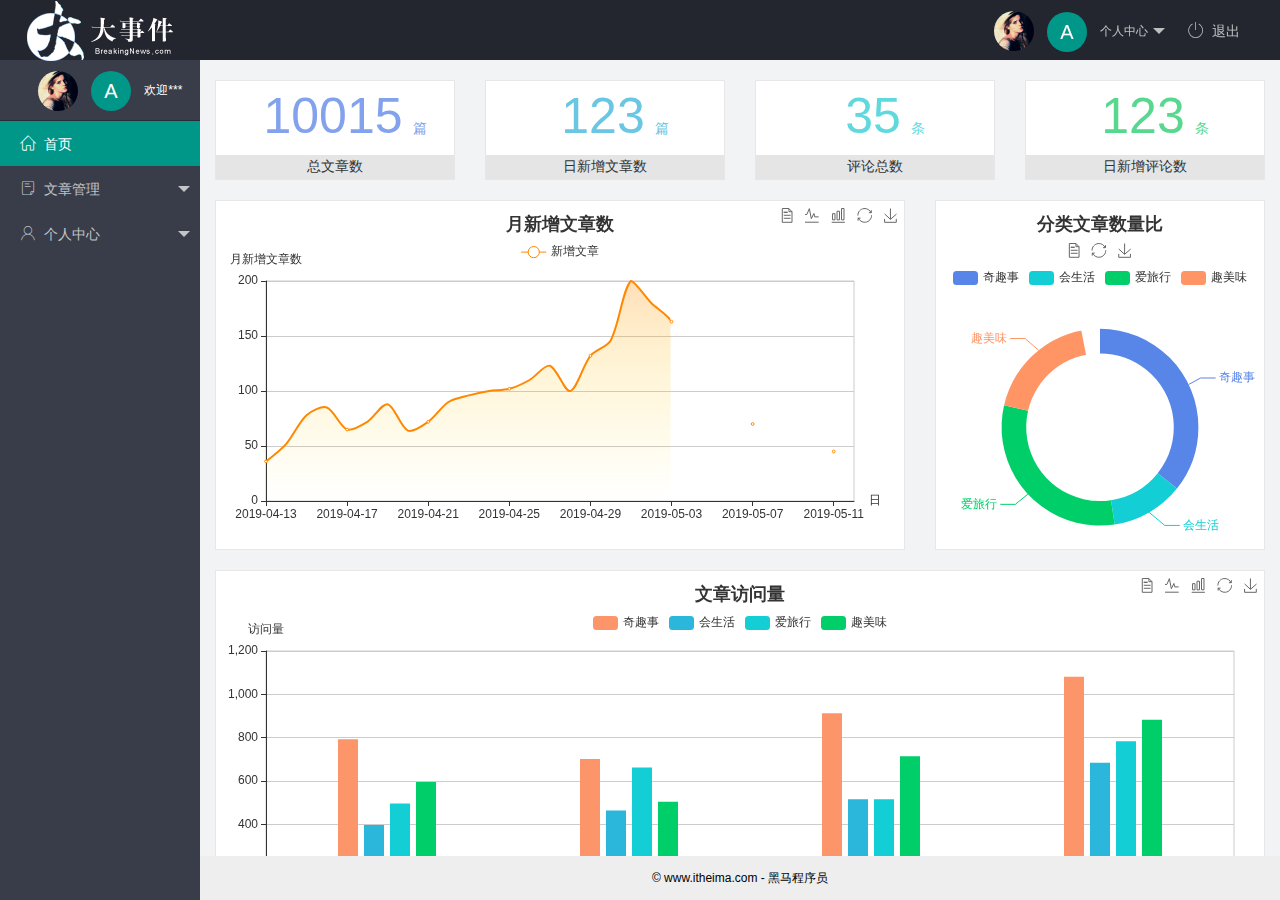
<file: index.html>
<!DOCTYPE html>
<html>

<head>
    <meta charset="utf-8">
    <meta name="viewport" content="width=device-width, initial-scale=1, maximum-scale=1">
    <title>layout 后台大布局 - Layui</title>
    <link rel="stylesheet" href="./assets/lib/layui/css/layui.css">
    <link rel="stylesheet" href="./assets/fonts/iconfont.css">
    <link rel="stylesheet" href="./assets/css/index.css">
</head>

<body class="layui-layout-body">
    <div class="layui-layout layui-layout-admin">
        <div class="layui-header">
            <div class="layui-logo"><img src="./assets/images/logo.png" alt=""></div>
            <!-- 头部区域（可配合layui已有的水平导航） -->
            <ul class="layui-nav layui-layout-right">
                <li class="layui-nav-item">
                    <a href="javascript:;" class='userinfo'>
                        <img src="./assets/images/sample.jpg" class="layui-nav-img">
                        <span class='text-avatar'>A</span> 个人中心
                    </a>
                    <dl class="layui-nav-child">
                        <dd><a href="/user/user_info.html" target="fm">基本资料</a></dd>
                        <dd><a href="/user/user_avatar.html" target="fm">更换头像</a></dd>
                        <dd><a href="/user/user_pwd.html" target="fm">重置密码</a></dd>
                    </dl>
                </li>

                <li class="layui-nav-item">
                    <a href="javascript:;" id='btn_tuichu'><span class="iconfont icon-tuichu"></span> &nbsp;退出</a>
                </li>
            </ul>
        </div>

        <div class="layui-side layui-bg-black">
            <div class="layui-side-scroll">
                <div class="userinfo">
                    <img src="./assets/images/sample.jpg" class="layui-nav-img">
                    <span class='text-avatar'>A</span>
                    <span id='welcome'>欢迎***</span>
                </div>
                <!-- 左侧导航区域（可配合layui已有的垂直导航） -->
                <ul class="layui-nav layui-nav-tree " lay-shrink="all" lay-filter="test">
                    <li class="layui-nav-item layui-this"><a href="./home/dashboard.html" target="fm"><span class="iconfont icon-home"></span>&nbsp;&nbsp;首页</a></li>
                    <li class="layui-nav-item">
                        <a class="" href="javascript:;"><span class="iconfont icon-16"></span>&nbsp;&nbsp;文章管理</a>
                        <dl class="layui-nav-child">
                            <dd><a href="javascript:;"><i class="layui-icon layui-icon-app"></i>&nbsp;&nbsp;文章类别</a></dd>
                            <dd><a href="javascript:;"><i class="layui-icon layui-icon-app"></i>&nbsp;&nbsp;文章列表</a></dd>
                            <dd><a href="javascript:;"><i class="layui-icon layui-icon-app"></i>&nbsp;&nbsp;发布文章</a></dd>
                        </dl>
                    </li>
                    <li class="layui-nav-item">
                        <a href="javascript:;"><span class="iconfont icon-user"></span>&nbsp;&nbsp;个人中心</a>
                        <dl class="layui-nav-child">
                            <dd><a href="user/user_info.html" target='fm'><i class="layui-icon layui-icon-app"></i>&nbsp;&nbsp;基本资料</a></dd>
                            <dd><a href="user/user_avatar.html" target='fm'><i class="layui-icon layui-icon-app"></i>&nbsp;&nbsp;更换头像</a></dd>
                            <dd><a href="user/user_pwd.html" target='fm'><i class="layui-icon layui-icon-app"></i>&nbsp;&nbsp;重置密码</a></dd>
                        </dl>
                    </li>
                </ul>
            </div>
        </div>

        <div class="layui-body">
            <!-- 内容主体区域 -->
            <iframe src="/home/dashboard.html" name='fm' frameborder="0"></iframe>
        </div>

        <div class="layui-footer">
            <!-- 底部固定区域 -->
            © www.itheima.com - 黑马程序员
        </div>
    </div>
    <script src="./assets/lib/layui/layui.all.js"></script>
    <script>
        //JavaScript代码区域
        layui.use('element', function() {
            var element = layui.element;

        });
    </script>
    <script src='./assets/lib/jquery.js'></script>
    <script src='./assets/js/baseAPI.js'></script>
    <script src='./assets/js/index.js'></script>
</body>

</html>
</file>
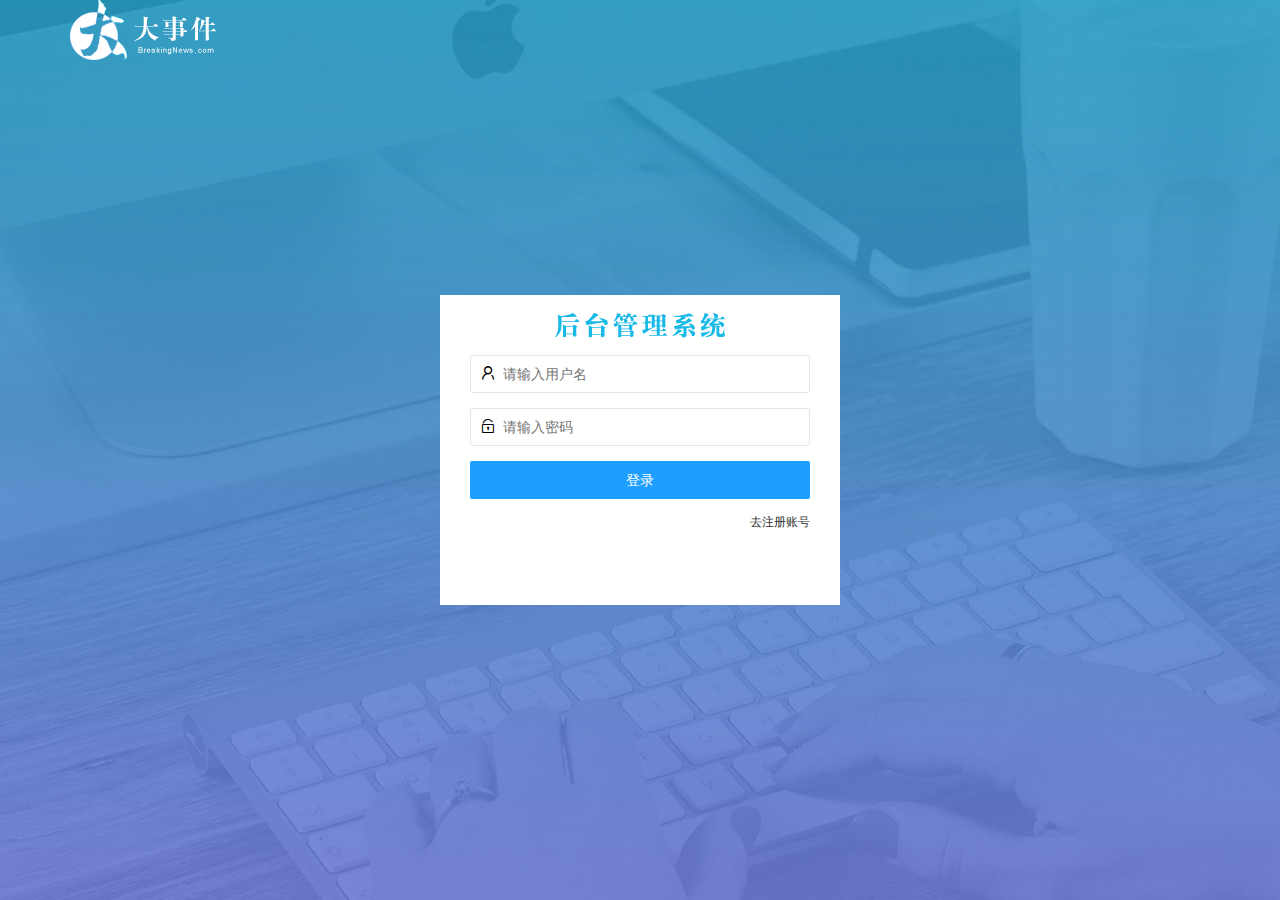
<file: login.html>
<!DOCTYPE html>
<html lang="en">

<head>
    <meta charset="UTF-8" />
    <meta name="viewport" content="width=device-width, initial-scale=1.0" />
    <title>大事件-登录/注册</title>
    <!-- 导入 LayUI 的样式 -->
    <link rel="stylesheet" href="./assets/lib/layui/css/layui.css" />
    <!-- 导入自己的样式表 -->
    <link rel="stylesheet" href="./assets/css/login.css" />
</head>

<body>
    <!-- 头部的 Logo 区域 -->
    <div class="layui-main">
        <img src="./assets/images/logo.png" alt="" />
    </div>

    <!-- 登录注册区域 -->
    <div class="loginAndRegBox">
        <div class="title-box"></div>
        <!-- 登录的div -->
        <div class="login-box">
            <form class="layui-form" id='form_login'>
                <div class="layui-form-item">
                    <i class="layui-icon layui-icon-username"></i>
                    <input type="text" name="username" required lay-verify="required" autocomplete="off" placeholder="请输入用户名" class="layui-input" />
                </div>
                <div class="layui-form-item">
                    <i class="layui-icon layui-icon-password"></i>
                    <input type="password" name="password" required lay-verify="required|pwd" autocomplete="off" placeholder="请输入密码" class="layui-input">
                </div>
                <div class="layui-form-item">
                    <!-- <button type="submit" class="layui-btn layui-btn-fluid layui-btn-normal">登录</button> -->
                    <button class="layui-btn layui-btn-fluid layui-btn-normal" lay-submit>登录</button>
                </div>
                <div class="layui-form-item ri_zhu">
                    <a href="javascript:;">去注册账号</a>
                </div>
            </form>
        </div>
        <!-- 注册的div -->
        <div class="reg-box">
            <form class="layui-form" id='form_reg'>
                <div class="layui-form-item">
                    <i class="layui-icon layui-icon-username"></i>
                    <input type="text" name="username" required lay-verify="required" autocomplete="off" placeholder="请输入用户名" class="layui-input">
                </div>
                <div class="layui-form-item">
                    <i class="layui-icon layui-icon-password"></i>
                    <input type="password" name="password" required lay-verify="required|pwd" autocomplete="off" placeholder="请输入密码" class="layui-input">
                </div>
                <div class="layui-form-item">
                    <i class="layui-icon layui-icon-password"></i>
                    <input type="password" name="repassword" required lay-verify="required|pwd|repwd" autocomplete="off" placeholder="再次确认密码" class="layui-input">
                </div>
                <div class="layui-form-item">
                    <!-- <button type="submit" class="layui-btn layui-btn-fluid layui-btn-normal">注册</button> -->
                    <button class="layui-btn layui-btn-fluid layui-btn-normal" lay-submit>注册</button>
                </div>
                <div class="layui-form-item ri_de">
                    <a href="javascript:;">去登录</a>
                </div>
            </form>
        </div>
    </div>

    <!-- 导入 Layui 的JS文件 -->
    <script src="./assets/lib/layui/layui.all.js"></script>
    <!-- 导入 JQuery -->
    <script src="./assets/lib/jquery.js"></script>
    <!-- 导入自己封装的拼接接口地址的函数 -->
    <script src='./assets/js/baseAPI.js'></script>
    <!-- 导入自己的 JavaScript 脚本 -->
    <script src="./assets/js/login.js"></script>
</body>

</html>
</file>
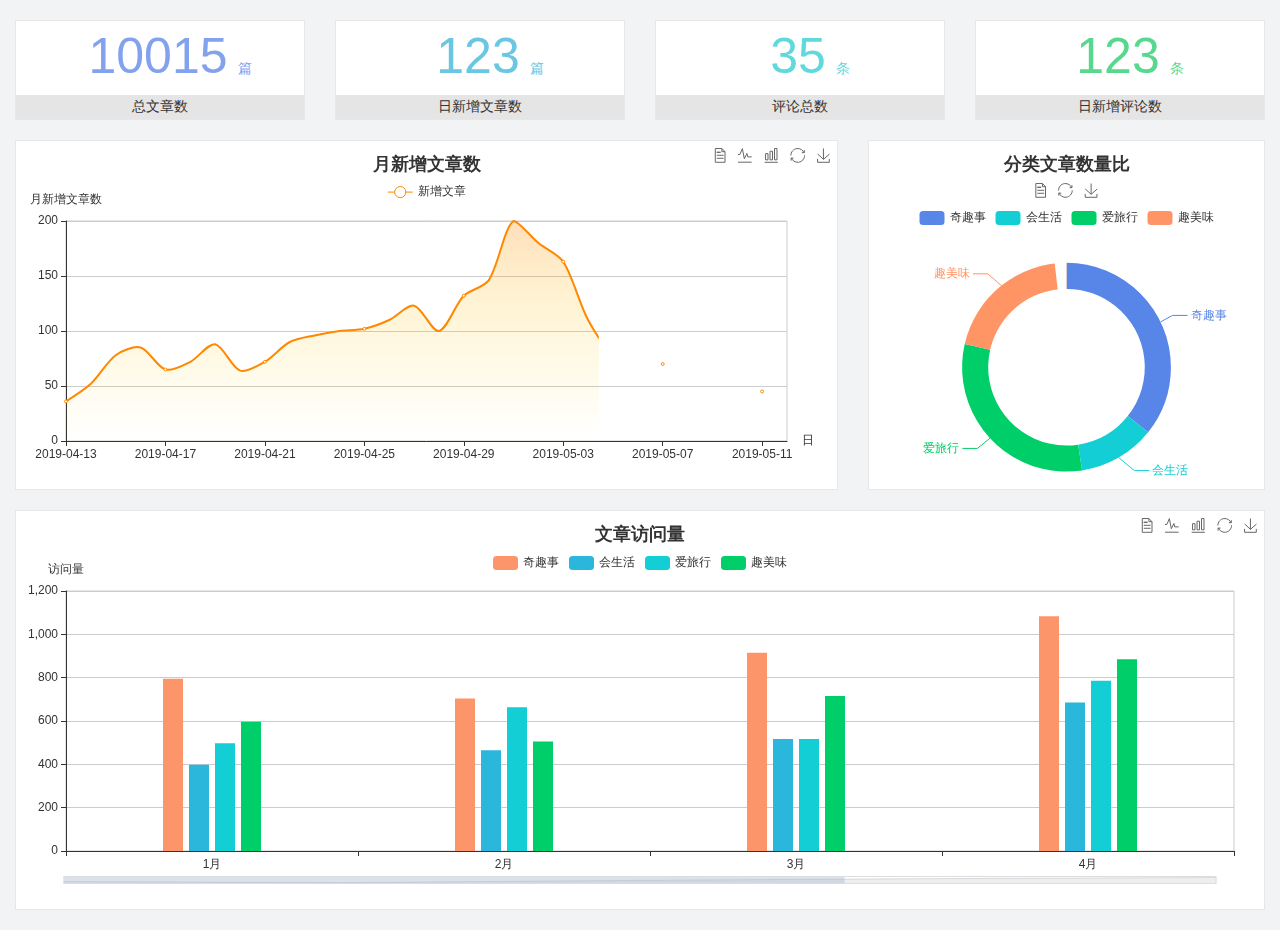
<file: home/dashboard.html>
<!DOCTYPE html>
<html lang="en">

<head>
  <meta charset="UTF-8">
  <meta name="viewport" content="width=device-width, initial-scale=1.0">
  <meta http-equiv="X-UA-Compatible" content="ie=edge">
  <title>图表统计</title>
  <link rel="stylesheet" href="../../assets/lib/bootstrap.css" />
  <link rel="stylesheet" href="../../assets/lib/main.css" />
  <script src="../../assets/lib/jquery.js"></script>
  <script type="text/javascript" src="../../assets/lib/echarts.min.js"></script>
</head>

<body>
  <div class="container-fluid">
    <div class="row spannel_list">
      <div class="col-sm-3 col-xs-6">
        <div class="spannel">
          <em>10015</em><span>篇</span>
          <b>总文章数</b>
        </div>
      </div>
      <div class="col-sm-3 col-xs-6">
        <div class="spannel scolor01">
          <em>123</em><span>篇</span>
          <b>日新增文章数</b>
        </div>
      </div>
      <div class="col-sm-3 col-xs-6">
        <div class="spannel scolor02">
          <em>35</em><span>条</span>
          <b>评论总数</b>
        </div>
      </div>
      <div class="col-sm-3 col-xs-6">
        <div class="spannel scolor03">
          <em>123</em><span>条</span>
          <b>日新增评论数</b>
        </div>
      </div>
    </div>
  </div>

  <div class="container-fluid">
    <div class="row curve-pie">
      <div class="col-lg-8 col-md-8">
        <div class="gragh_pannel" id="curve_show"></div>
      </div>
      <div class="col-lg-4 col-md-4">
        <div class="gragh_pannel" id="pie_show"></div>
      </div>
    </div>
  </div>

  <div class="container-fluid">
    <div class="column_pannel" id="column_show"></div>
  </div>

  <script>
    var oChart = echarts.init(document.getElementById('curve_show'));
    var aList_all = [
      { 'count': 36, 'date': '2019-04-13' },
      { 'count': 52, 'date': '2019-04-14' },
      { 'count': 78, 'date': '2019-04-15' },
      { 'count': 85, 'date': '2019-04-16' },
      { 'count': 65, 'date': '2019-04-17' },
      { 'count': 72, 'date': '2019-04-18' },
      { 'count': 88, 'date': '2019-04-19' },
      { 'count': 64, 'date': '2019-04-20' },
      { 'count': 72, 'date': '2019-04-21' },
      { 'count': 90, 'date': '2019-04-22' },
      { 'count': 96, 'date': '2019-04-23' },
      { 'count': 100, 'date': '2019-04-24' },
      { 'count': 102, 'date': '2019-04-25' },
      { 'count': 110, 'date': '2019-04-26' },
      { 'count': 123, 'date': '2019-04-27' },
      { 'count': 100, 'date': '2019-04-28' },
      { 'count': 132, 'date': '2019-04-29' },
      { 'count': 146, 'date': '2019-04-30' },
      { 'count': 200, 'date': '2019-05-01' },
      { 'count': 180, 'date': '2019-05-02' },
      { 'count': 163, 'date': '2019-05-03' },
      { 'count': 110, 'date': '2019-05-04' },
      { 'count': 80, 'date': '2019-05-05' },
      { 'count': 82, 'date': '2019-05-06' },
      { 'count': 70, 'date': '2019-05-07' },
      { 'count': 65, 'date': '2019-05-08' },
      { 'count': 54, 'date': '2019-05-09' },
      { 'count': 40, 'date': '2019-05-10' },
      { 'count': 45, 'date': '2019-05-11' },
      { 'count': 38, 'date': '2019-05-12' },
    ];

    let aCount = [];
    let aDate = [];

    for (var i = 0; i < aList_all.length; i++) {
      aCount.push(aList_all[i].count);
      aDate.push(aList_all[i].date);
    }

    var chartopt = {
      title: {
        text: '月新增文章数',
        left: 'center',
        top: '10'
      },
      tooltip: {
        trigger: 'axis'
      },
      legend: {
        data: ['新增文章'],
        top: '40'
      },
      toolbox: {
        show: true,
        feature: {
          mark: { show: true },
          dataView: { show: true, readOnly: false },
          magicType: { show: true, type: ['line', 'bar'] },
          restore: { show: true },
          saveAsImage: { show: true }
        }
      },
      calculable: true,
      xAxis: [
        {
          name: '日',
          type: 'category',
          boundaryGap: false,
          data: aDate
        }
      ],
      yAxis: [
        {
          name: '月新增文章数',
          type: 'value'
        }
      ],
      series: [
        {
          name: '新增文章',
          type: 'line',
          smooth: true,
          itemStyle: { normal: { areaStyle: { type: 'default' }, color: '#f80' }, lineStyle: { color: '#f80' } },
          data: aCount
        }],
      areaStyle: {
        normal: {
          color: new echarts.graphic.LinearGradient(0, 0, 0, 1, [{
            offset: 0,
            color: 'rgba(255,136,0,0.39)'
          }, {
            offset: .34,
            color: 'rgba(255,180,0,0.25)'
          }, {
            offset: 1,
            color: 'rgba(255,222,0,0.00)'
          }])

        }
      },
      grid: {
        show: true,
        x: 50,
        x2: 50,
        y: 80,
        height: 220
      }
    };

    oChart.setOption(chartopt);


    var oPie = echarts.init(document.getElementById('pie_show'));
    var oPieopt =
    {
      title: {
        top: 10,
        text: '分类文章数量比',
        x: 'center'
      },
      tooltip: {
        trigger: 'item',
        formatter: "{a} <br/>{b} : {c} ({d}%)"
      },
      color: ['#5885e8', '#13cfd5', '#00ce68', '#ff9565'],
      legend: {
        x: 'center',
        top: 65,
        data: ['奇趣事', '会生活', '爱旅行', '趣美味']
      },
      toolbox: {
        show: true,
        x: 'center',
        top: 35,
        feature: {
          mark: { show: true },
          dataView: { show: true, readOnly: false },
          magicType: {
            show: true,
            type: ['pie', 'funnel'],
            option: {
              funnel: {
                x: '25%',
                width: '50%',
                funnelAlign: 'left',
                max: 1548
              }
            }
          },
          restore: { show: true },
          saveAsImage: { show: true }
        }
      },
      calculable: true,
      series: [
        {
          name: '访问来源',
          type: 'pie',
          radius: ['45%', '60%'],
          center: ['50%', '65%'],
          data: [
            { value: 300, name: '奇趣事' },
            { value: 100, name: '会生活' },
            { value: 260, name: '爱旅行' },
            { value: 180, name: '趣美味' }
          ]
        }
      ]
    };
    oPie.setOption(oPieopt);



    var oColumn = this.echarts.init(document.getElementById('column_show'));
    var oColumnopt =
    {
      title: {
        text: '文章访问量',
        left: 'center',
        top: '10'
      },
      tooltip: {
        trigger: 'axis'
      },
      legend: {
        data: ['奇趣事', '会生活', '爱旅行', '趣美味'],
        top: '40'
      },
      toolbox: {
        show: true,
        feature: {
          mark: { show: true },
          dataView: { show: true, readOnly: false },
          magicType: { show: true, type: ['line', 'bar'] },
          restore: { show: true },
          saveAsImage: { show: true }
        }
      },
      calculable: true,
      xAxis: [
        {
          type: 'category',
          data: ['1月', '2月', '3月', '4月', '5月']
        }
      ],
      yAxis: [
        {
          name: '访问量',
          type: 'value'
        }
      ],
      series: [
        {
          name: '奇趣事',
          type: 'bar',
          barWidth: 20,
          itemStyle: {
            normal: { areaStyle: { type: 'default' }, color: '#fd956a' }
          },
          data: [800, 708, 920, 1090, 1200]
        },
        {
          name: '会生活',
          type: 'bar',
          barWidth: 20,
          itemStyle: {
            normal: { areaStyle: { type: 'default' }, color: '#2bb6db' }
          },
          data: [400, 468, 520, 690, 800]
        },
        {
          name: '爱旅行',
          type: 'bar',
          barWidth: 20,
          itemStyle: {
            normal: { areaStyle: { type: 'default' }, color: '#13cfd5' }
          },
          data: [500, 668, 520, 790, 900]
        },
        {
          name: '趣美味',
          type: 'bar',
          barWidth: 20,
          itemStyle: {
            normal: { areaStyle: { type: 'default' }, color: '#00ce68' }
          },
          data: [600, 508, 720, 890, 1000]
        }
      ],
      grid: {
        show: true,
        x: 50,
        x2: 30,
        y: 80,
        height: 260
      },
      dataZoom: [//给x轴设置滚动条
        {
          start: 0,//默认为0
          end: 100 - 1000 / 31,//默认为100
          type: 'slider',
          show: true,
          xAxisIndex: [0],
          handleSize: 0,//滑动条的 左右2个滑动条的大小
          height: 8,//组件高度
          left: 45, //左边的距离
          right: 50,//右边的距离
          bottom: 26,//右边的距离
          handleColor: '#ddd',//h滑动图标的颜色
          handleStyle: {
            borderColor: "#cacaca",
            borderWidth: "1",
            shadowBlur: 2,
            background: "#ddd",
            shadowColor: "#ddd",
          }
        }]
    };
    oColumn.setOption(oColumnopt);
  </script>
</body>

</html>
</file>
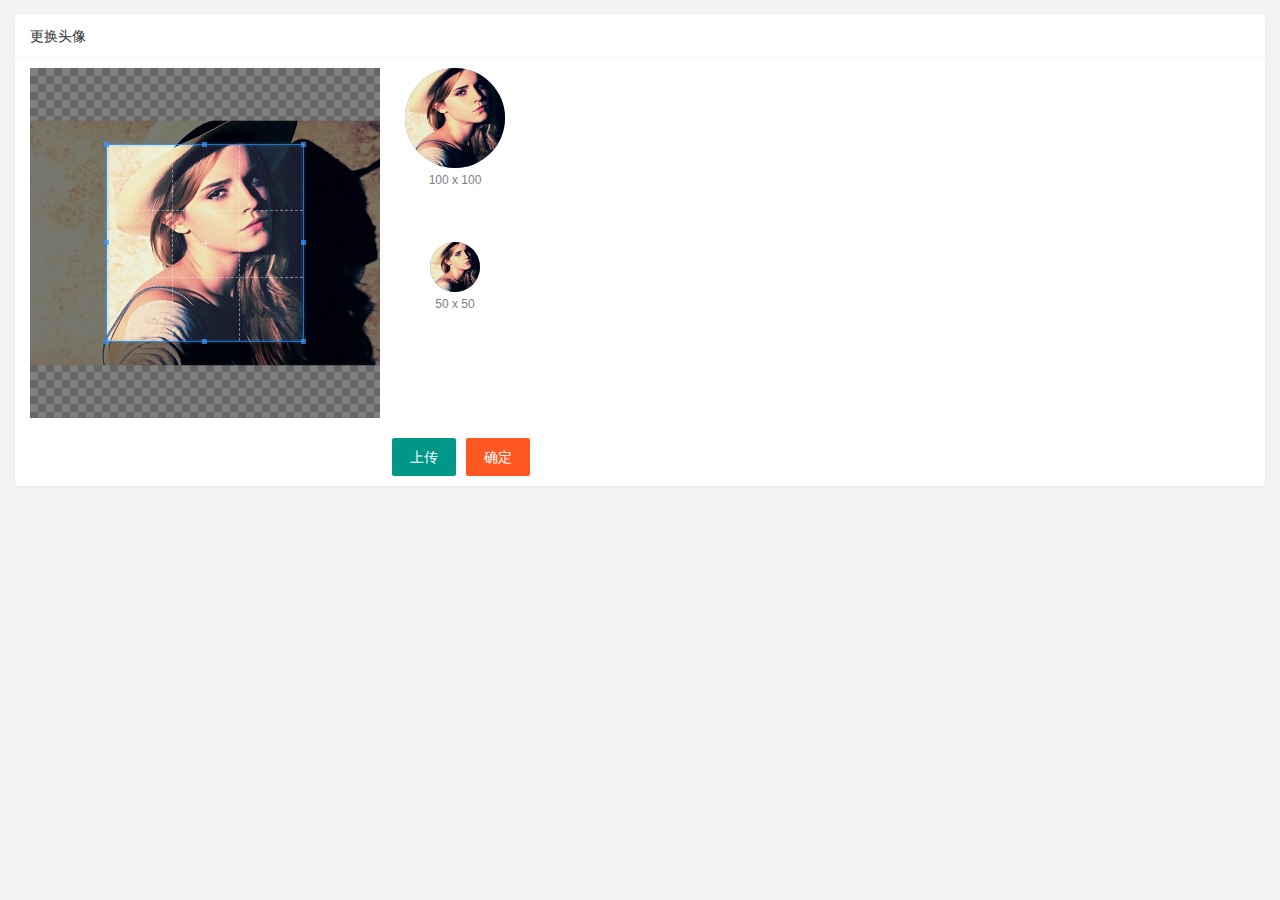
<file: user/user_avatar.html>
<!DOCTYPE html>
<html lang="en">

<head>
    <meta charset="UTF-8">
    <meta name="viewport" content="width=device-width, initial-scale=1.0">
    <title>Document</title>
    <link rel="stylesheet" href="../assets/lib/layui/css/layui.css">
    <link rel="stylesheet" href="../assets/lib/cropper/cropper.css" />
    <link rel="stylesheet" href="../assets/css/user/user_avatar.css">
</head>

<body>
    <div class="layui-card">
        <div class="layui-card-header">更换头像</div>
        <div class="layui-card-body">
            <!-- 第一行的图片裁剪和预览区域 -->
            <div class="row1">
                <!-- 图片裁剪区域 -->
                <div class="cropper-box">
                    <!-- 这个 img 标签很重要，将来会把它初始化为裁剪区域 -->
                    <img id="image" src="../assets/images/sample2.jpg" />
                </div>
                <!-- 图片的预览区域 -->
                <div class="preview-box">
                    <div>
                        <!-- 宽高为 100px 的预览区域 -->
                        <div class="img-preview w100"></div>
                        <p class="size">100 x 100</p>
                    </div>
                    <div>
                        <!-- 宽高为 50px 的预览区域 -->
                        <div class="img-preview w50"></div>
                        <p class="size">50 x 50</p>
                    </div>
                </div>
            </div>

            <!-- 第二行的按钮区域 -->
            <div class="row2">
                <input type="file" id="pic" accept="image/png,image/jpeg" />
                <button type="button" class="layui-btn" id="btnpic">上传</button>
                <button type="button" class="layui-btn layui-btn-danger" id='btnupload'>确定</button>
            </div>
        </div>
    </div>


    <script src='../assets/lib/layui/layui.all.js'></script>
    <script src="../assets/lib/jquery.js"></script>
    <script src="../assets/lib/cropper/Cropper.js"></script>
    <script src="../assets/lib/cropper/jquery-cropper.js"></script>
    <script src='../assets/js/baseAPI.js'></script>
    <script src='../assets/js/user/user_avatar.js'></script>
</body>

</html>
</file>
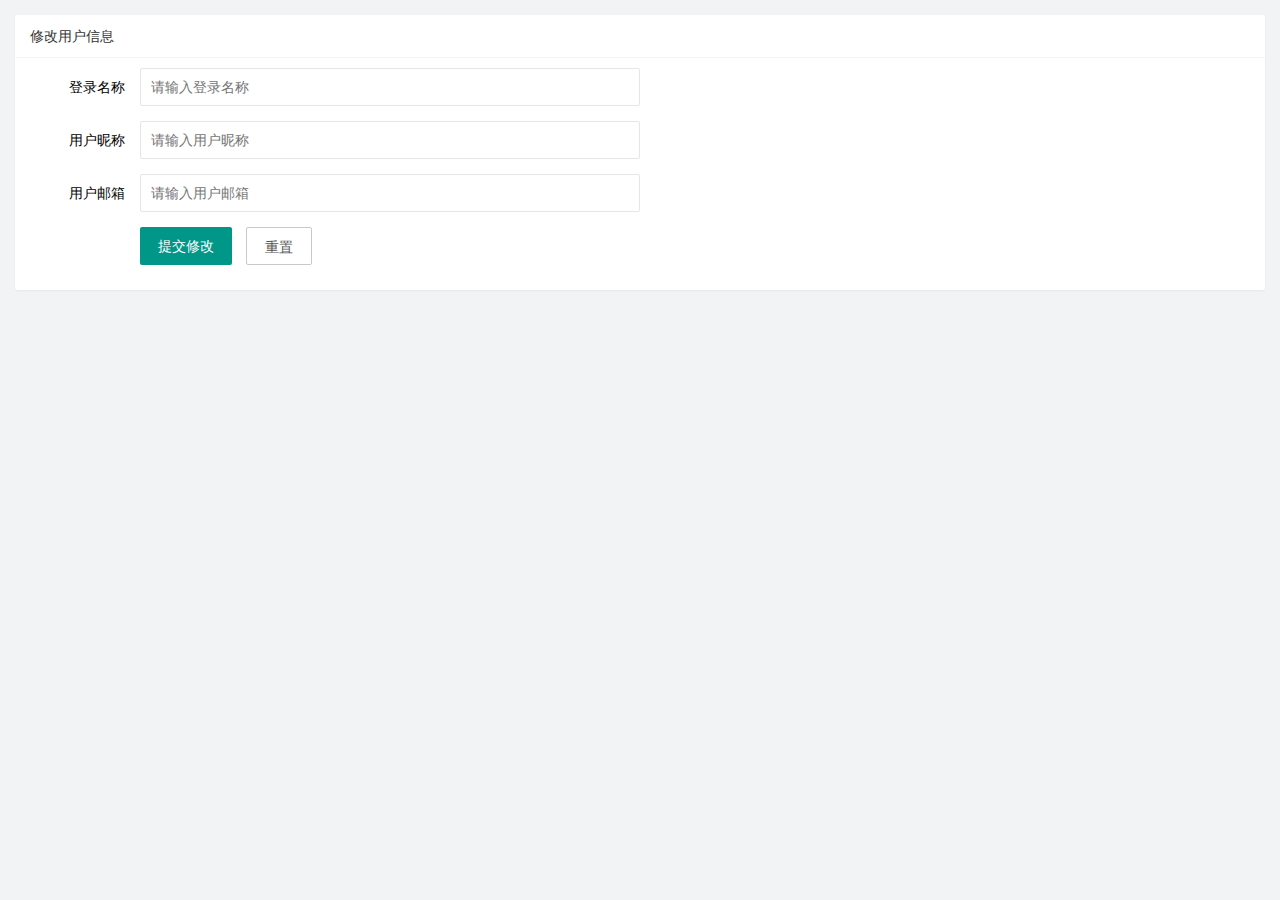
<file: user/user_info.html>
<!DOCTYPE html>
<html lang="en">

<head>
    <meta charset="UTF-8">
    <meta name="viewport" content="width=device-width, initial-scale=1.0">
    <title>Document</title>
    <link rel="stylesheet" href="../assets/lib/layui/css/layui.css">
    <link rel="stylesheet" href="../assets/css/user/user_info.css">
</head>

<body>
    <div class="layui-card">
        <div class="layui-card-header">修改用户信息</div>
        <div class="layui-card-body">
            <form class="layui-form" lay-filter='formUserInfo'>
                <!-- 添加隐藏域,加入id属性 -->
                <input type="hidden" name='id' />
                <div class="layui-form-item">
                    <label class="layui-form-label">登录名称</label>
                    <div class="layui-input-block">
                        <input type="text" name="username" required lay-verify="required" placeholder="请输入登录名称" autocomplete="off" class="layui-input" readonly>
                    </div>
                </div>
                <div class="layui-form-item">
                    <label class="layui-form-label">用户昵称</label>
                    <div class="layui-input-block">
                        <input type="text" name="nickname" required lay-verify="required|nickname" placeholder="请输入用户昵称" autocomplete="off" class="layui-input">
                    </div>
                </div>
                <div class="layui-form-item">
                    <label class="layui-form-label">用户邮箱</label>
                    <div class="layui-input-block">
                        <input type="text" name="email" required lay-verify="required|email" placeholder="请输入用户邮箱" autocomplete="off" class="layui-input">
                    </div>
                </div>
                <div class="layui-form-item">
                    <div class="layui-input-block">
                        <button class="layui-btn" lay-submit lay-filter="formDemo" id='btnsubmit'>提交修改</button>
                        <button type="reset" class="layui-btn layui-btn-primary" id='btnreset'>重置</button>
                    </div>
                </div>
            </form>
        </div>
    </div>
    <script src='../assets/lib/layui/layui.all.js'></script>
    <script src='../assets/lib/jquery.js'></script>
    <script src='../assets/js/baseAPI.js'></script>
    <script src='../assets/js/user/user_info.js'></script>
</body>

</html>
</file>
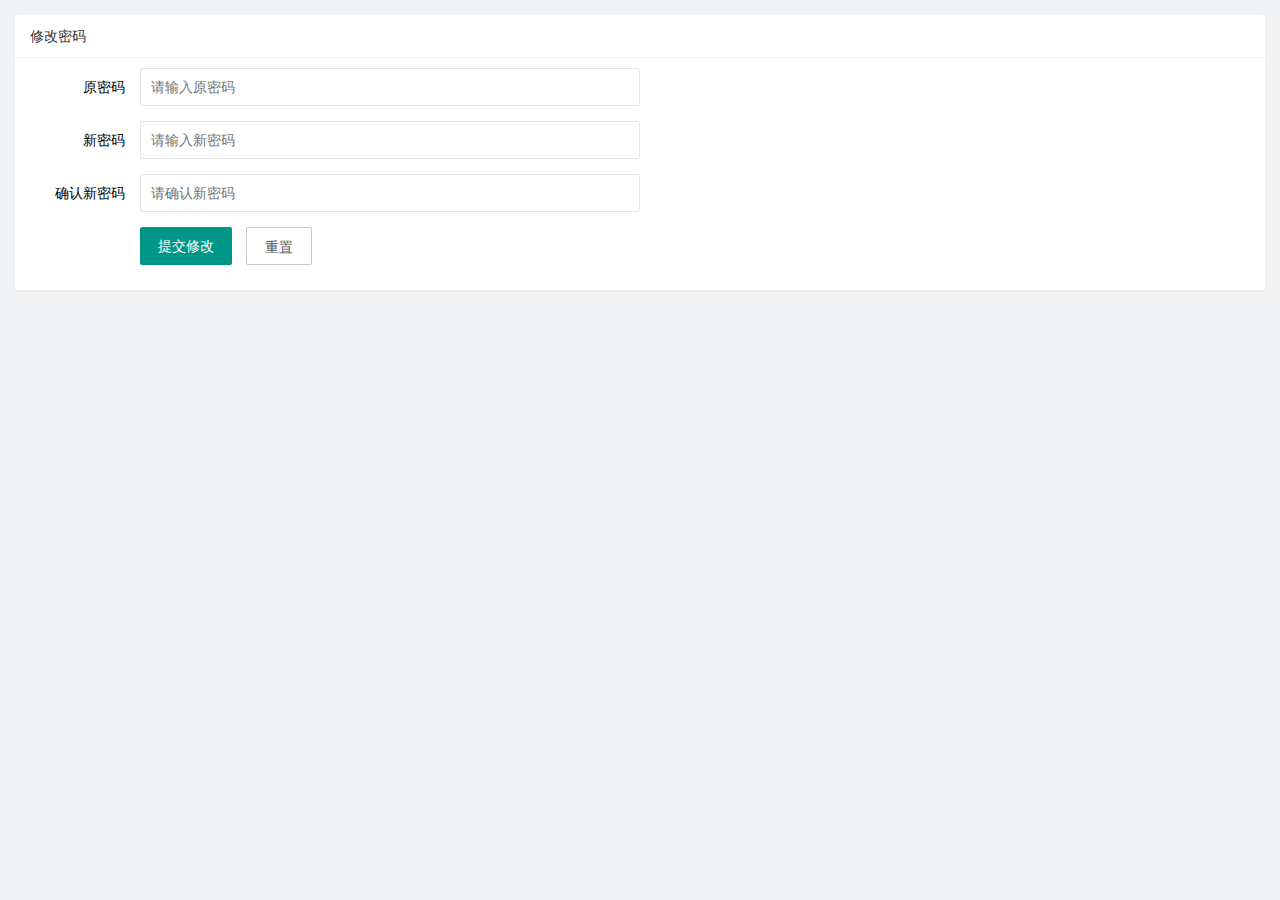
<file: user/user_pwd.html>
<!DOCTYPE html>
<html lang="en">

<head>
    <meta charset="UTF-8">
    <meta name="viewport" content="width=device-width, initial-scale=1.0">
    <title>Document</title>
    <link rel="stylesheet" href="../assets/lib/layui/css/layui.css">
    <link rel="stylesheet" href="../assets/css/user/user_pwd.css">
</head>

<body>
    <div class="layui-card">
        <div class="layui-card-header">修改密码</div>
        <div class="layui-card-body">
            <form class="layui-form" lay-filter='formUserInfo'>
                <div class="layui-form-item">
                    <label class="layui-form-label">原密码</label>
                    <div class="layui-input-block">
                        <input type="password" name="oldPwd" required lay-verify="required|pwd" placeholder="请输入原密码" autocomplete="off" class="layui-input">
                    </div>
                </div>
                <div class="layui-form-item">
                    <label class="layui-form-label">新密码</label>
                    <div class="layui-input-block">
                        <input type="password" name="newPwd" required lay-verify="required|pwd|samepwd" placeholder="请输入新密码" autocomplete="off" class="layui-input">
                    </div>
                </div>
                <div class="layui-form-item">
                    <label class="layui-form-label">确认新密码</label>
                    <div class="layui-input-block">
                        <input type="password" name="resetnewpwd" required lay-verify="required|pwd|onepwd" placeholder="请确认新密码" autocomplete="off" class="layui-input">
                    </div>
                </div>
                <div class="layui-form-item">
                    <div class="layui-input-block">
                        <button class="layui-btn" lay-submit lay-filter="formDemo" id='btnsubmit'>提交修改</button>
                        <button type="reset" class="layui-btn layui-btn-primary" id='btnreset'>重置</button>
                    </div>
                </div>
            </form>
        </div>
    </div>
    <script src='../assets/lib/layui/layui.all.js'></script>
    <script src='../assets/lib/jquery.js'></script>
    <script src='../assets/js/baseAPI.js'></script>
    <script src='../assets/js/user/user_pwd.js'></script>
</body>

</html>
</file>
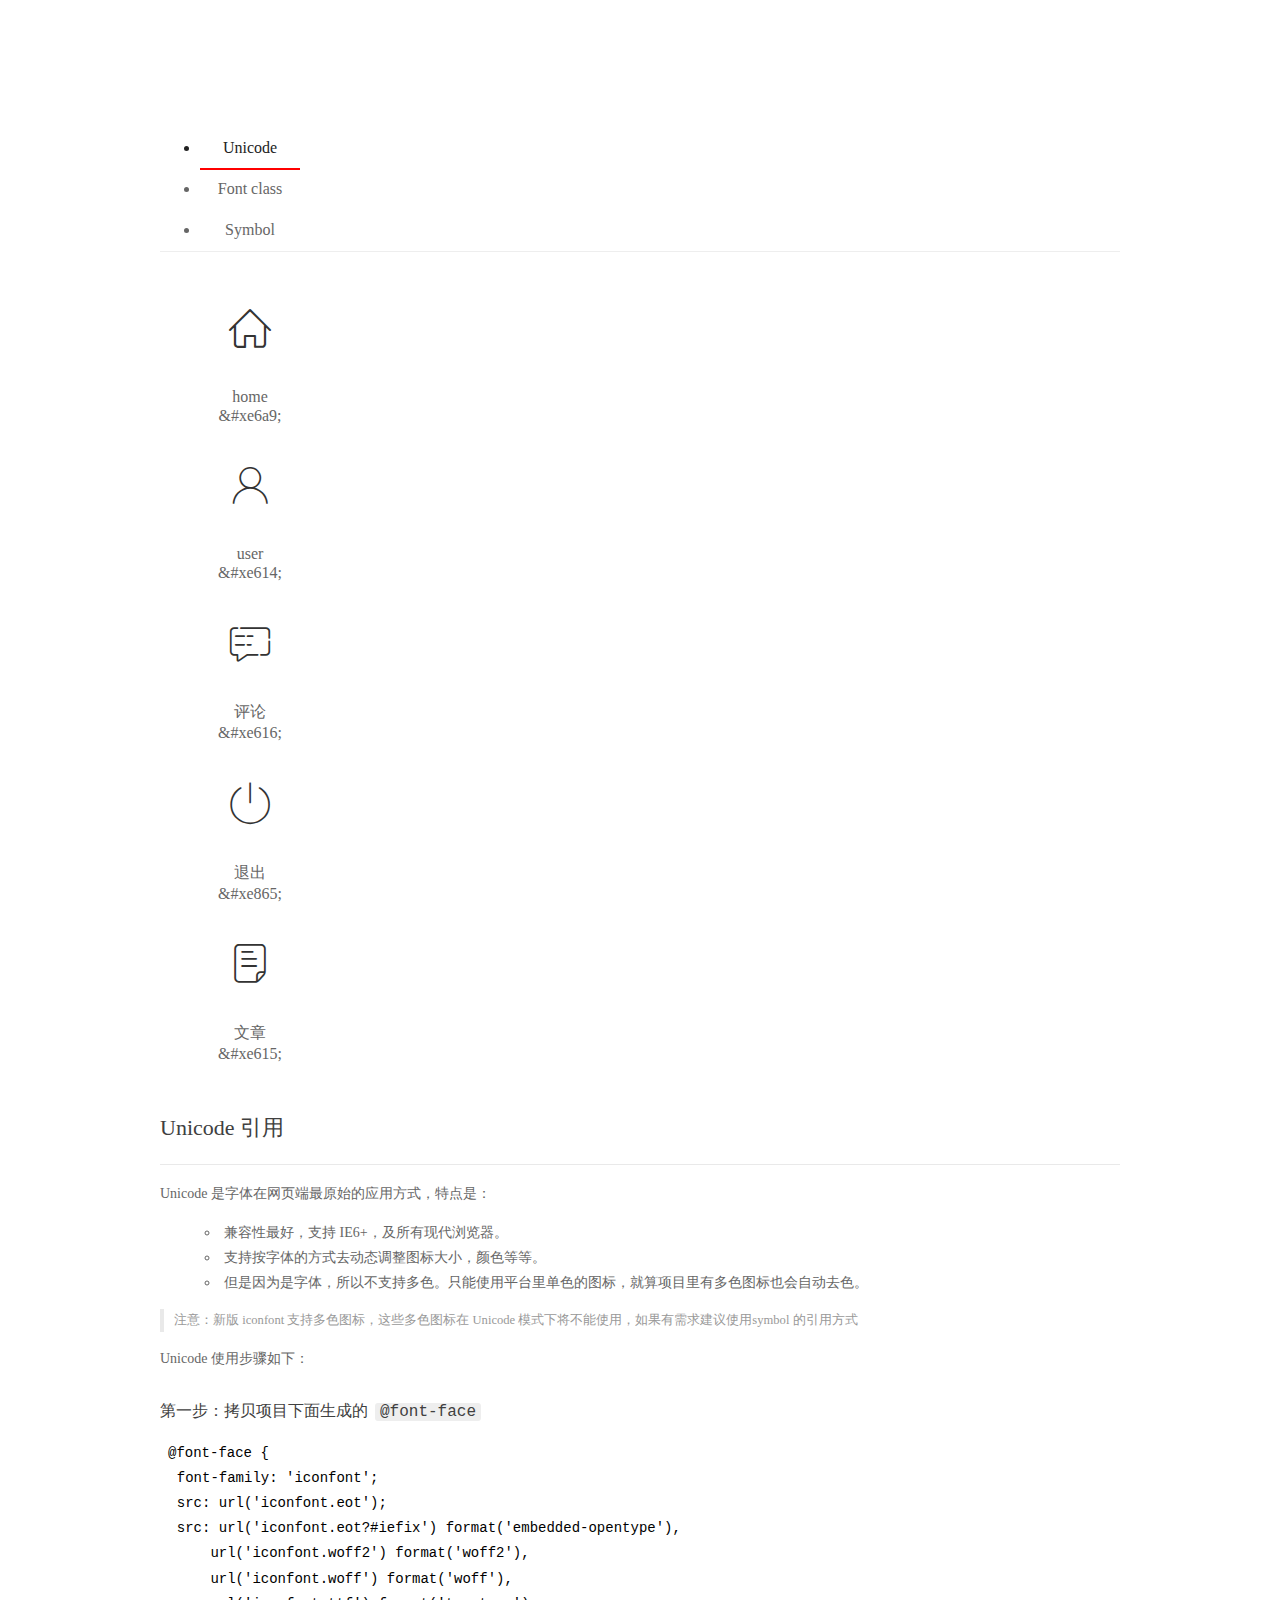
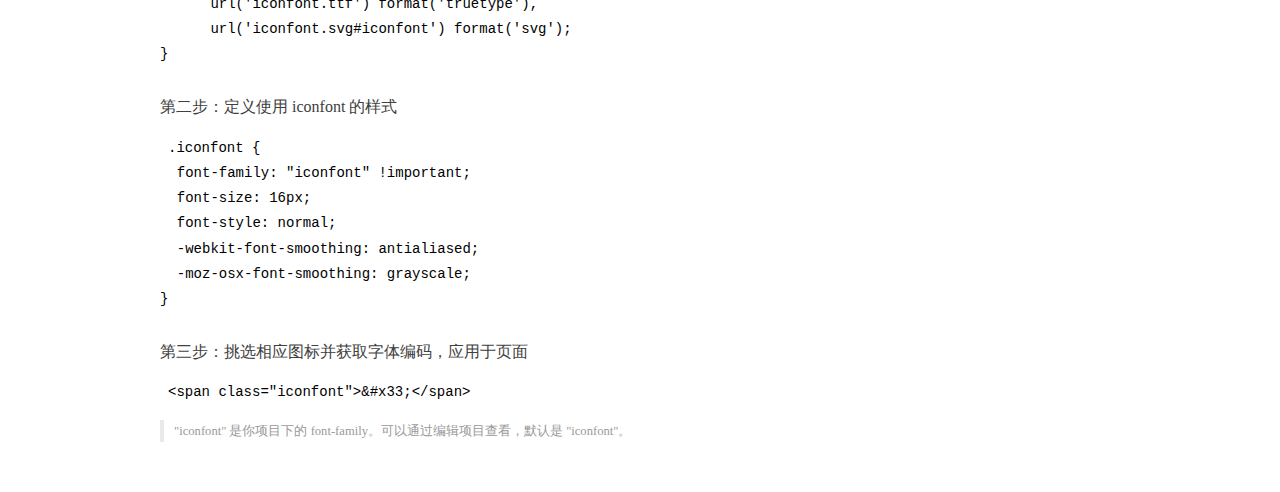
<file: assets/fonts/demo_index.html>
<!DOCTYPE html>
<html>
<head>
  <meta charset="utf-8"/>
  <title>IconFont Demo</title>
  <link rel="shortcut icon" href="https://gtms04.alicdn.com/tps/i4/TB1_oz6GVXXXXaFXpXXJDFnIXXX-64-64.ico" type="image/x-icon"/>
  <link rel="stylesheet" href="https://g.alicdn.com/thx/cube/1.3.2/cube.min.css">
  <link rel="stylesheet" href="demo.css">
  <link rel="stylesheet" href="iconfont.css">
  <script src="iconfont.js"></script>
  <!-- jQuery -->
  <script src="https://a1.alicdn.com/oss/uploads/2018/12/26/7bfddb60-08e8-11e9-9b04-53e73bb6408b.js"></script>
  <!-- 代码高亮 -->
  <script src="https://a1.alicdn.com/oss/uploads/2018/12/26/a3f714d0-08e6-11e9-8a15-ebf944d7534c.js"></script>
</head>
<body>
  <div class="main">
    <h1 class="logo"><a href="https://www.iconfont.cn/" title="iconfont 首页" target="_blank">&#xe86b;</a></h1>
    <div class="nav-tabs">
      <ul id="tabs" class="dib-box">
        <li class="dib active"><span>Unicode</span></li>
        <li class="dib"><span>Font class</span></li>
        <li class="dib"><span>Symbol</span></li>
      </ul>
      
    </div>
    <div class="tab-container">
      <div class="content unicode" style="display: block;">
          <ul class="icon_lists dib-box">
          
            <li class="dib">
              <span class="icon iconfont">&#xe6a9;</span>
                <div class="name">home</div>
                <div class="code-name">&amp;#xe6a9;</div>
              </li>
          
            <li class="dib">
              <span class="icon iconfont">&#xe614;</span>
                <div class="name">user</div>
                <div class="code-name">&amp;#xe614;</div>
              </li>
          
            <li class="dib">
              <span class="icon iconfont">&#xe616;</span>
                <div class="name">评论</div>
                <div class="code-name">&amp;#xe616;</div>
              </li>
          
            <li class="dib">
              <span class="icon iconfont">&#xe865;</span>
                <div class="name">退出</div>
                <div class="code-name">&amp;#xe865;</div>
              </li>
          
            <li class="dib">
              <span class="icon iconfont">&#xe615;</span>
                <div class="name">文章</div>
                <div class="code-name">&amp;#xe615;</div>
              </li>
          
          </ul>
          <div class="article markdown">
          <h2 id="unicode-">Unicode 引用</h2>
          <hr>

          <p>Unicode 是字体在网页端最原始的应用方式，特点是：</p>
          <ul>
            <li>兼容性最好，支持 IE6+，及所有现代浏览器。</li>
            <li>支持按字体的方式去动态调整图标大小，颜色等等。</li>
            <li>但是因为是字体，所以不支持多色。只能使用平台里单色的图标，就算项目里有多色图标也会自动去色。</li>
          </ul>
          <blockquote>
            <p>注意：新版 iconfont 支持多色图标，这些多色图标在 Unicode 模式下将不能使用，如果有需求建议使用symbol 的引用方式</p>
          </blockquote>
          <p>Unicode 使用步骤如下：</p>
          <h3 id="-font-face">第一步：拷贝项目下面生成的 <code>@font-face</code></h3>
<pre><code class="language-css"
>@font-face {
  font-family: 'iconfont';
  src: url('iconfont.eot');
  src: url('iconfont.eot?#iefix') format('embedded-opentype'),
      url('iconfont.woff2') format('woff2'),
      url('iconfont.woff') format('woff'),
      url('iconfont.ttf') format('truetype'),
      url('iconfont.svg#iconfont') format('svg');
}
</code></pre>
          <h3 id="-iconfont-">第二步：定义使用 iconfont 的样式</h3>
<pre><code class="language-css"
>.iconfont {
  font-family: "iconfont" !important;
  font-size: 16px;
  font-style: normal;
  -webkit-font-smoothing: antialiased;
  -moz-osx-font-smoothing: grayscale;
}
</code></pre>
          <h3 id="-">第三步：挑选相应图标并获取字体编码，应用于页面</h3>
<pre>
<code class="language-html"
>&lt;span class="iconfont"&gt;&amp;#x33;&lt;/span&gt;
</code></pre>
          <blockquote>
            <p>"iconfont" 是你项目下的 font-family。可以通过编辑项目查看，默认是 "iconfont"。</p>
          </blockquote>
          </div>
      </div>
      <div class="content font-class">
        <ul class="icon_lists dib-box">
          
          <li class="dib">
            <span class="icon iconfont icon-home"></span>
            <div class="name">
              home
            </div>
            <div class="code-name">.icon-home
            </div>
          </li>
          
          <li class="dib">
            <span class="icon iconfont icon-user"></span>
            <div class="name">
              user
            </div>
            <div class="code-name">.icon-user
            </div>
          </li>
          
          <li class="dib">
            <span class="icon iconfont icon-pinglun"></span>
            <div class="name">
              评论
            </div>
            <div class="code-name">.icon-pinglun
            </div>
          </li>
          
          <li class="dib">
            <span class="icon iconfont icon-tuichu"></span>
            <div class="name">
              退出
            </div>
            <div class="code-name">.icon-tuichu
            </div>
          </li>
          
          <li class="dib">
            <span class="icon iconfont icon-16"></span>
            <div class="name">
              文章
            </div>
            <div class="code-name">.icon-16
            </div>
          </li>
          
        </ul>
        <div class="article markdown">
        <h2 id="font-class-">font-class 引用</h2>
        <hr>

        <p>font-class 是 Unicode 使用方式的一种变种，主要是解决 Unicode 书写不直观，语意不明确的问题。</p>
        <p>与 Unicode 使用方式相比，具有如下特点：</p>
        <ul>
          <li>兼容性良好，支持 IE8+，及所有现代浏览器。</li>
          <li>相比于 Unicode 语意明确，书写更直观。可以很容易分辨这个 icon 是什么。</li>
          <li>因为使用 class 来定义图标，所以当要替换图标时，只需要修改 class 里面的 Unicode 引用。</li>
          <li>不过因为本质上还是使用的字体，所以多色图标还是不支持的。</li>
        </ul>
        <p>使用步骤如下：</p>
        <h3 id="-fontclass-">第一步：引入项目下面生成的 fontclass 代码：</h3>
<pre><code class="language-html">&lt;link rel="stylesheet" href="./iconfont.css"&gt;
</code></pre>
        <h3 id="-">第二步：挑选相应图标并获取类名，应用于页面：</h3>
<pre><code class="language-html">&lt;span class="iconfont icon-xxx"&gt;&lt;/span&gt;
</code></pre>
        <blockquote>
          <p>"
            iconfont" 是你项目下的 font-family。可以通过编辑项目查看，默认是 "iconfont"。</p>
        </blockquote>
      </div>
      </div>
      <div class="content symbol">
          <ul class="icon_lists dib-box">
          
            <li class="dib">
                <svg class="icon svg-icon" aria-hidden="true">
                  <use xlink:href="#icon-home"></use>
                </svg>
                <div class="name">home</div>
                <div class="code-name">#icon-home</div>
            </li>
          
            <li class="dib">
                <svg class="icon svg-icon" aria-hidden="true">
                  <use xlink:href="#icon-user"></use>
                </svg>
                <div class="name">user</div>
                <div class="code-name">#icon-user</div>
            </li>
          
            <li class="dib">
                <svg class="icon svg-icon" aria-hidden="true">
                  <use xlink:href="#icon-pinglun"></use>
                </svg>
                <div class="name">评论</div>
                <div class="code-name">#icon-pinglun</div>
            </li>
          
            <li class="dib">
                <svg class="icon svg-icon" aria-hidden="true">
                  <use xlink:href="#icon-tuichu"></use>
                </svg>
                <div class="name">退出</div>
                <div class="code-name">#icon-tuichu</div>
            </li>
          
            <li class="dib">
                <svg class="icon svg-icon" aria-hidden="true">
                  <use xlink:href="#icon-16"></use>
                </svg>
                <div class="name">文章</div>
                <div class="code-name">#icon-16</div>
            </li>
          
          </ul>
          <div class="article markdown">
          <h2 id="symbol-">Symbol 引用</h2>
          <hr>

          <p>这是一种全新的使用方式，应该说这才是未来的主流，也是平台目前推荐的用法。相关介绍可以参考这篇<a href="">文章</a>
            这种用法其实是做了一个 SVG 的集合，与另外两种相比具有如下特点：</p>
          <ul>
            <li>支持多色图标了，不再受单色限制。</li>
            <li>通过一些技巧，支持像字体那样，通过 <code>font-size</code>, <code>color</code> 来调整样式。</li>
            <li>兼容性较差，支持 IE9+，及现代浏览器。</li>
            <li>浏览器渲染 SVG 的性能一般，还不如 png。</li>
          </ul>
          <p>使用步骤如下：</p>
          <h3 id="-symbol-">第一步：引入项目下面生成的 symbol 代码：</h3>
<pre><code class="language-html">&lt;script src="./iconfont.js"&gt;&lt;/script&gt;
</code></pre>
          <h3 id="-css-">第二步：加入通用 CSS 代码（引入一次就行）：</h3>
<pre><code class="language-html">&lt;style&gt;
.icon {
  width: 1em;
  height: 1em;
  vertical-align: -0.15em;
  fill: currentColor;
  overflow: hidden;
}
&lt;/style&gt;
</code></pre>
          <h3 id="-">第三步：挑选相应图标并获取类名，应用于页面：</h3>
<pre><code class="language-html">&lt;svg class="icon" aria-hidden="true"&gt;
  &lt;use xlink:href="#icon-xxx"&gt;&lt;/use&gt;
&lt;/svg&gt;
</code></pre>
          </div>
      </div>

    </div>
  </div>
  <script>
  $(document).ready(function () {
      $('.tab-container .content:first').show()

      $('#tabs li').click(function (e) {
        var tabContent = $('.tab-container .content')
        var index = $(this).index()

        if ($(this).hasClass('active')) {
          return
        } else {
          $('#tabs li').removeClass('active')
          $(this).addClass('active')

          tabContent.hide().eq(index).fadeIn()
        }
      })
    })
  </script>
</body>
</html>
</file>
<file: assets/lib/layui/css/layui.css>
/** layui-v2.5.5 MIT License By https://www.layui.com */
 .layui-inline,img{display:inline-block;vertical-align:middle}h1,h2,h3,h4,h5,h6{font-weight:400}.layui-edge,.layui-header,.layui-inline,.layui-main{position:relative}.layui-body,.layui-edge,.layui-elip{overflow:hidden}.layui-btn,.layui-edge,.layui-inline,img{vertical-align:middle}.layui-btn,.layui-disabled,.layui-icon,.layui-unselect{-moz-user-select:none;-webkit-user-select:none;-ms-user-select:none}.layui-elip,.layui-form-checkbox span,.layui-form-pane .layui-form-label{text-overflow:ellipsis;white-space:nowrap}.layui-breadcrumb,.layui-tree-btnGroup{visibility:hidden}blockquote,body,button,dd,div,dl,dt,form,h1,h2,h3,h4,h5,h6,input,li,ol,p,pre,td,textarea,th,ul{margin:0;padding:0;-webkit-tap-highlight-color:rgba(0,0,0,0)}a:active,a:hover{outline:0}img{border:none}li{list-style:none}table{border-collapse:collapse;border-spacing:0}h4,h5,h6{font-size:100%}button,input,optgroup,option,select,textarea{font-family:inherit;font-size:inherit;font-style:inherit;font-weight:inherit;outline:0}pre{white-space:pre-wrap;white-space:-moz-pre-wrap;white-space:-pre-wrap;white-space:-o-pre-wrap;word-wrap:break-word}body{line-height:24px;font:14px Helvetica Neue,Helvetica,PingFang SC,Tahoma,Arial,sans-serif}hr{height:1px;margin:10px 0;border:0;clear:both}a{color:#333;text-decoration:none}a:hover{color:#777}a cite{font-style:normal;*cursor:pointer}.layui-border-box,.layui-border-box *{box-sizing:border-box}.layui-box,.layui-box *{box-sizing:content-box}.layui-clear{clear:both;*zoom:1}.layui-clear:after{content:'\20';clear:both;*zoom:1;display:block;height:0}.layui-inline{*display:inline;*zoom:1}.layui-edge{display:inline-block;width:0;height:0;border-width:6px;border-style:dashed;border-color:transparent}.layui-edge-top{top:-4px;border-bottom-color:#999;border-bottom-style:solid}.layui-edge-right{border-left-color:#999;border-left-style:solid}.layui-edge-bottom{top:2px;border-top-color:#999;border-top-style:solid}.layui-edge-left{border-right-color:#999;border-right-style:solid}.layui-disabled,.layui-disabled:hover{color:#d2d2d2!important;cursor:not-allowed!important}.layui-circle{border-radius:100%}.layui-show{display:block!important}.layui-hide{display:none!important}@font-face{font-family:layui-icon;src:url(../font/iconfont.eot?v=250);src:url(../font/iconfont.eot?v=250#iefix) format('embedded-opentype'),url(../font/iconfont.woff2?v=250) format('woff2'),url(../font/iconfont.woff?v=250) format('woff'),url(../font/iconfont.ttf?v=250) format('truetype'),url(../font/iconfont.svg?v=250#layui-icon) format('svg')}.layui-icon{font-family:layui-icon!important;font-size:16px;font-style:normal;-webkit-font-smoothing:antialiased;-moz-osx-font-smoothing:grayscale}.layui-icon-reply-fill:before{content:"\e611"}.layui-icon-set-fill:before{content:"\e614"}.layui-icon-menu-fill:before{content:"\e60f"}.layui-icon-search:before{content:"\e615"}.layui-icon-share:before{content:"\e641"}.layui-icon-set-sm:before{content:"\e620"}.layui-icon-engine:before{content:"\e628"}.layui-icon-close:before{content:"\1006"}.layui-icon-close-fill:before{content:"\1007"}.layui-icon-chart-screen:before{content:"\e629"}.layui-icon-star:before{content:"\e600"}.layui-icon-circle-dot:before{content:"\e617"}.layui-icon-chat:before{content:"\e606"}.layui-icon-release:before{content:"\e609"}.layui-icon-list:before{content:"\e60a"}.layui-icon-chart:before{content:"\e62c"}.layui-icon-ok-circle:before{content:"\1005"}.layui-icon-layim-theme:before{content:"\e61b"}.layui-icon-table:before{content:"\e62d"}.layui-icon-right:before{content:"\e602"}.layui-icon-left:before{content:"\e603"}.layui-icon-cart-simple:before{content:"\e698"}.layui-icon-face-cry:before{content:"\e69c"}.layui-icon-face-smile:before{content:"\e6af"}.layui-icon-survey:before{content:"\e6b2"}.layui-icon-tree:before{content:"\e62e"}.layui-icon-upload-circle:before{content:"\e62f"}.layui-icon-add-circle:before{content:"\e61f"}.layui-icon-download-circle:before{content:"\e601"}.layui-icon-templeate-1:before{content:"\e630"}.layui-icon-util:before{content:"\e631"}.layui-icon-face-surprised:before{content:"\e664"}.layui-icon-edit:before{content:"\e642"}.layui-icon-speaker:before{content:"\e645"}.layui-icon-down:before{content:"\e61a"}.layui-icon-file:before{content:"\e621"}.layui-icon-layouts:before{content:"\e632"}.layui-icon-rate-half:before{content:"\e6c9"}.layui-icon-add-circle-fine:before{content:"\e608"}.layui-icon-prev-circle:before{content:"\e633"}.layui-icon-read:before{content:"\e705"}.layui-icon-404:before{content:"\e61c"}.layui-icon-carousel:before{content:"\e634"}.layui-icon-help:before{content:"\e607"}.layui-icon-code-circle:before{content:"\e635"}.layui-icon-water:before{content:"\e636"}.layui-icon-username:before{content:"\e66f"}.layui-icon-find-fill:before{content:"\e670"}.layui-icon-about:before{content:"\e60b"}.layui-icon-location:before{content:"\e715"}.layui-icon-up:before{content:"\e619"}.layui-icon-pause:before{content:"\e651"}.layui-icon-date:before{content:"\e637"}.layui-icon-layim-uploadfile:before{content:"\e61d"}.layui-icon-delete:before{content:"\e640"}.layui-icon-play:before{content:"\e652"}.layui-icon-top:before{content:"\e604"}.layui-icon-friends:before{content:"\e612"}.layui-icon-refresh-3:before{content:"\e9aa"}.layui-icon-ok:before{content:"\e605"}.layui-icon-layer:before{content:"\e638"}.layui-icon-face-smile-fine:before{content:"\e60c"}.layui-icon-dollar:before{content:"\e659"}.layui-icon-group:before{content:"\e613"}.layui-icon-layim-download:before{content:"\e61e"}.layui-icon-picture-fine:before{content:"\e60d"}.layui-icon-link:before{content:"\e64c"}.layui-icon-diamond:before{content:"\e735"}.layui-icon-log:before{content:"\e60e"}.layui-icon-rate-solid:before{content:"\e67a"}.layui-icon-fonts-del:before{content:"\e64f"}.layui-icon-unlink:before{content:"\e64d"}.layui-icon-fonts-clear:before{content:"\e639"}.layui-icon-triangle-r:before{content:"\e623"}.layui-icon-circle:before{content:"\e63f"}.layui-icon-radio:before{content:"\e643"}.layui-icon-align-center:before{content:"\e647"}.layui-icon-align-right:before{content:"\e648"}.layui-icon-align-left:before{content:"\e649"}.layui-icon-loading-1:before{content:"\e63e"}.layui-icon-return:before{content:"\e65c"}.layui-icon-fonts-strong:before{content:"\e62b"}.layui-icon-upload:before{content:"\e67c"}.layui-icon-dialogue:before{content:"\e63a"}.layui-icon-video:before{content:"\e6ed"}.layui-icon-headset:before{content:"\e6fc"}.layui-icon-cellphone-fine:before{content:"\e63b"}.layui-icon-add-1:before{content:"\e654"}.layui-icon-face-smile-b:before{content:"\e650"}.layui-icon-fonts-html:before{content:"\e64b"}.layui-icon-form:before{content:"\e63c"}.layui-icon-cart:before{content:"\e657"}.layui-icon-camera-fill:before{content:"\e65d"}.layui-icon-tabs:before{content:"\e62a"}.layui-icon-fonts-code:before{content:"\e64e"}.layui-icon-fire:before{content:"\e756"}.layui-icon-set:before{content:"\e716"}.layui-icon-fonts-u:before{content:"\e646"}.layui-icon-triangle-d:before{content:"\e625"}.layui-icon-tips:before{content:"\e702"}.layui-icon-picture:before{content:"\e64a"}.layui-icon-more-vertical:before{content:"\e671"}.layui-icon-flag:before{content:"\e66c"}.layui-icon-loading:before{content:"\e63d"}.layui-icon-fonts-i:before{content:"\e644"}.layui-icon-refresh-1:before{content:"\e666"}.layui-icon-rmb:before{content:"\e65e"}.layui-icon-home:before{content:"\e68e"}.layui-icon-user:before{content:"\e770"}.layui-icon-notice:before{content:"\e667"}.layui-icon-login-weibo:before{content:"\e675"}.layui-icon-voice:before{content:"\e688"}.layui-icon-upload-drag:before{content:"\e681"}.layui-icon-login-qq:before{content:"\e676"}.layui-icon-snowflake:before{content:"\e6b1"}.layui-icon-file-b:before{content:"\e655"}.layui-icon-template:before{content:"\e663"}.layui-icon-auz:before{content:"\e672"}.layui-icon-console:before{content:"\e665"}.layui-icon-app:before{content:"\e653"}.layui-icon-prev:before{content:"\e65a"}.layui-icon-website:before{content:"\e7ae"}.layui-icon-next:before{content:"\e65b"}.layui-icon-component:before{content:"\e857"}.layui-icon-more:before{content:"\e65f"}.layui-icon-login-wechat:before{content:"\e677"}.layui-icon-shrink-right:before{content:"\e668"}.layui-icon-spread-left:before{content:"\e66b"}.layui-icon-camera:before{content:"\e660"}.layui-icon-note:before{content:"\e66e"}.layui-icon-refresh:before{content:"\e669"}.layui-icon-female:before{content:"\e661"}.layui-icon-male:before{content:"\e662"}.layui-icon-password:before{content:"\e673"}.layui-icon-senior:before{content:"\e674"}.layui-icon-theme:before{content:"\e66a"}.layui-icon-tread:before{content:"\e6c5"}.layui-icon-praise:before{content:"\e6c6"}.layui-icon-star-fill:before{content:"\e658"}.layui-icon-rate:before{content:"\e67b"}.layui-icon-template-1:before{content:"\e656"}.layui-icon-vercode:before{content:"\e679"}.layui-icon-cellphone:before{content:"\e678"}.layui-icon-screen-full:before{content:"\e622"}.layui-icon-screen-restore:before{content:"\e758"}.layui-icon-cols:before{content:"\e610"}.layui-icon-export:before{content:"\e67d"}.layui-icon-print:before{content:"\e66d"}.layui-icon-slider:before{content:"\e714"}.layui-icon-addition:before{content:"\e624"}.layui-icon-subtraction:before{content:"\e67e"}.layui-icon-service:before{content:"\e626"}.layui-icon-transfer:before{content:"\e691"}.layui-main{width:1140px;margin:0 auto}.layui-header{z-index:1000;height:60px}.layui-header a:hover{transition:all .5s;-webkit-transition:all .5s}.layui-side{position:fixed;left:0;top:0;bottom:0;z-index:999;width:200px;overflow-x:hidden}.layui-side-scroll{position:relative;width:220px;height:100%;overflow-x:hidden}.layui-body{position:absolute;left:200px;right:0;top:0;bottom:0;z-index:998;width:auto;overflow-y:auto;box-sizing:border-box}.layui-layout-body{overflow:hidden}.layui-layout-admin .layui-header{background-color:#23262E}.layui-layout-admin .layui-side{top:60px;width:200px;overflow-x:hidden}.layui-layout-admin .layui-body{position:fixed;top:60px;bottom:44px}.layui-layout-admin .layui-main{width:auto;margin:0 15px}.layui-layout-admin .layui-footer{position:fixed;left:200px;right:0;bottom:0;height:44px;line-height:44px;padding:0 15px;background-color:#eee}.layui-layout-admin .layui-logo{position:absolute;left:0;top:0;width:200px;height:100%;line-height:60px;text-align:center;color:#009688;font-size:16px}.layui-layout-admin .layui-header .layui-nav{background:0 0}.layui-layout-left{position:absolute!important;left:200px;top:0}.layui-layout-right{position:absolute!important;right:0;top:0}.layui-container{position:relative;margin:0 auto;padding:0 15px;box-sizing:border-box}.layui-fluid{position:relative;margin:0 auto;padding:0 15px}.layui-row:after,.layui-row:before{content:'';display:block;clear:both}.layui-col-lg1,.layui-col-lg10,.layui-col-lg11,.layui-col-lg12,.layui-col-lg2,.layui-col-lg3,.layui-col-lg4,.layui-col-lg5,.layui-col-lg6,.layui-col-lg7,.layui-col-lg8,.layui-col-lg9,.layui-col-md1,.layui-col-md10,.layui-col-md11,.layui-col-md12,.layui-col-md2,.layui-col-md3,.layui-col-md4,.layui-col-md5,.layui-col-md6,.layui-col-md7,.layui-col-md8,.layui-col-md9,.layui-col-sm1,.layui-col-sm10,.layui-col-sm11,.layui-col-sm12,.layui-col-sm2,.layui-col-sm3,.layui-col-sm4,.layui-col-sm5,.layui-col-sm6,.layui-col-sm7,.layui-col-sm8,.layui-col-sm9,.layui-col-xs1,.layui-col-xs10,.layui-col-xs11,.layui-col-xs12,.layui-col-xs2,.layui-col-xs3,.layui-col-xs4,.layui-col-xs5,.layui-col-xs6,.layui-col-xs7,.layui-col-xs8,.layui-col-xs9{position:relative;display:block;box-sizing:border-box}.layui-col-xs1,.layui-col-xs10,.layui-col-xs11,.layui-col-xs12,.layui-col-xs2,.layui-col-xs3,.layui-col-xs4,.layui-col-xs5,.layui-col-xs6,.layui-col-xs7,.layui-col-xs8,.layui-col-xs9{float:left}.layui-col-xs1{width:8.33333333%}.layui-col-xs2{width:16.66666667%}.layui-col-xs3{width:25%}.layui-col-xs4{width:33.33333333%}.layui-col-xs5{width:41.66666667%}.layui-col-xs6{width:50%}.layui-col-xs7{width:58.33333333%}.layui-col-xs8{width:66.66666667%}.layui-col-xs9{width:75%}.layui-col-xs10{width:83.33333333%}.layui-col-xs11{width:91.66666667%}.layui-col-xs12{width:100%}.layui-col-xs-offset1{margin-left:8.33333333%}.layui-col-xs-offset2{margin-left:16.66666667%}.layui-col-xs-offset3{margin-left:25%}.layui-col-xs-offset4{margin-left:33.33333333%}.layui-col-xs-offset5{margin-left:41.66666667%}.layui-col-xs-offset6{margin-left:50%}.layui-col-xs-offset7{margin-left:58.33333333%}.layui-col-xs-offset8{margin-left:66.66666667%}.layui-col-xs-offset9{margin-left:75%}.layui-col-xs-offset10{margin-left:83.33333333%}.layui-col-xs-offset11{margin-left:91.66666667%}.layui-col-xs-offset12{margin-left:100%}@media screen and (max-width:768px){.layui-hide-xs{display:none!important}.layui-show-xs-block{display:block!important}.layui-show-xs-inline{display:inline!important}.layui-show-xs-inline-block{display:inline-block!important}}@media screen and (min-width:768px){.layui-container{width:750px}.layui-hide-sm{display:none!important}.layui-show-sm-block{display:block!important}.layui-show-sm-inline{display:inline!important}.layui-show-sm-inline-block{display:inline-block!important}.layui-col-sm1,.layui-col-sm10,.layui-col-sm11,.layui-col-sm12,.layui-col-sm2,.layui-col-sm3,.layui-col-sm4,.layui-col-sm5,.layui-col-sm6,.layui-col-sm7,.layui-col-sm8,.layui-col-sm9{float:left}.layui-col-sm1{width:8.33333333%}.layui-col-sm2{width:16.66666667%}.layui-col-sm3{width:25%}.layui-col-sm4{width:33.33333333%}.layui-col-sm5{width:41.66666667%}.layui-col-sm6{width:50%}.layui-col-sm7{width:58.33333333%}.layui-col-sm8{width:66.66666667%}.layui-col-sm9{width:75%}.layui-col-sm10{width:83.33333333%}.layui-col-sm11{width:91.66666667%}.layui-col-sm12{width:100%}.layui-col-sm-offset1{margin-left:8.33333333%}.layui-col-sm-offset2{margin-left:16.66666667%}.layui-col-sm-offset3{margin-left:25%}.layui-col-sm-offset4{margin-left:33.33333333%}.layui-col-sm-offset5{margin-left:41.66666667%}.layui-col-sm-offset6{margin-left:50%}.layui-col-sm-offset7{margin-left:58.33333333%}.layui-col-sm-offset8{margin-left:66.66666667%}.layui-col-sm-offset9{margin-left:75%}.layui-col-sm-offset10{margin-left:83.33333333%}.layui-col-sm-offset11{margin-left:91.66666667%}.layui-col-sm-offset12{margin-left:100%}}@media screen and (min-width:992px){.layui-container{width:970px}.layui-hide-md{display:none!important}.layui-show-md-block{display:block!important}.layui-show-md-inline{display:inline!important}.layui-show-md-inline-block{display:inline-block!important}.layui-col-md1,.layui-col-md10,.layui-col-md11,.layui-col-md12,.layui-col-md2,.layui-col-md3,.layui-col-md4,.layui-col-md5,.layui-col-md6,.layui-col-md7,.layui-col-md8,.layui-col-md9{float:left}.layui-col-md1{width:8.33333333%}.layui-col-md2{width:16.66666667%}.layui-col-md3{width:25%}.layui-col-md4{width:33.33333333%}.layui-col-md5{width:41.66666667%}.layui-col-md6{width:50%}.layui-col-md7{width:58.33333333%}.layui-col-md8{width:66.66666667%}.layui-col-md9{width:75%}.layui-col-md10{width:83.33333333%}.layui-col-md11{width:91.66666667%}.layui-col-md12{width:100%}.layui-col-md-offset1{margin-left:8.33333333%}.layui-col-md-offset2{margin-left:16.66666667%}.layui-col-md-offset3{margin-left:25%}.layui-col-md-offset4{margin-left:33.33333333%}.layui-col-md-offset5{margin-left:41.66666667%}.layui-col-md-offset6{margin-left:50%}.layui-col-md-offset7{margin-left:58.33333333%}.layui-col-md-offset8{margin-left:66.66666667%}.layui-col-md-offset9{margin-left:75%}.layui-col-md-offset10{margin-left:83.33333333%}.layui-col-md-offset11{margin-left:91.66666667%}.layui-col-md-offset12{margin-left:100%}}@media screen and (min-width:1200px){.layui-container{width:1170px}.layui-hide-lg{display:none!important}.layui-show-lg-block{display:block!important}.layui-show-lg-inline{display:inline!important}.layui-show-lg-inline-block{display:inline-block!important}.layui-col-lg1,.layui-col-lg10,.layui-col-lg11,.layui-col-lg12,.layui-col-lg2,.layui-col-lg3,.layui-col-lg4,.layui-col-lg5,.layui-col-lg6,.layui-col-lg7,.layui-col-lg8,.layui-col-lg9{float:left}.layui-col-lg1{width:8.33333333%}.layui-col-lg2{width:16.66666667%}.layui-col-lg3{width:25%}.layui-col-lg4{width:33.33333333%}.layui-col-lg5{width:41.66666667%}.layui-col-lg6{width:50%}.layui-col-lg7{width:58.33333333%}.layui-col-lg8{width:66.66666667%}.layui-col-lg9{width:75%}.layui-col-lg10{width:83.33333333%}.layui-col-lg11{width:91.66666667%}.layui-col-lg12{width:100%}.layui-col-lg-offset1{margin-left:8.33333333%}.layui-col-lg-offset2{margin-left:16.66666667%}.layui-col-lg-offset3{margin-left:25%}.layui-col-lg-offset4{margin-left:33.33333333%}.layui-col-lg-offset5{margin-left:41.66666667%}.layui-col-lg-offset6{margin-left:50%}.layui-col-lg-offset7{margin-left:58.33333333%}.layui-col-lg-offset8{margin-left:66.66666667%}.layui-col-lg-offset9{margin-left:75%}.layui-col-lg-offset10{margin-left:83.33333333%}.layui-col-lg-offset11{margin-left:91.66666667%}.layui-col-lg-offset12{margin-left:100%}}.layui-col-space1{margin:-.5px}.layui-col-space1>*{padding:.5px}.layui-col-space3{margin:-1.5px}.layui-col-space3>*{padding:1.5px}.layui-col-space5{margin:-2.5px}.layui-col-space5>*{padding:2.5px}.layui-col-space8{margin:-3.5px}.layui-col-space8>*{padding:3.5px}.layui-col-space10{margin:-5px}.layui-col-space10>*{padding:5px}.layui-col-space12{margin:-6px}.layui-col-space12>*{padding:6px}.layui-col-space15{margin:-7.5px}.layui-col-space15>*{padding:7.5px}.layui-col-space18{margin:-9px}.layui-col-space18>*{padding:9px}.layui-col-space20{margin:-10px}.layui-col-space20>*{padding:10px}.layui-col-space22{margin:-11px}.layui-col-space22>*{padding:11px}.layui-col-space25{margin:-12.5px}.layui-col-space25>*{padding:12.5px}.layui-col-space30{margin:-15px}.layui-col-space30>*{padding:15px}.layui-btn,.layui-input,.layui-select,.layui-textarea,.layui-upload-button{outline:0;-webkit-appearance:none;transition:all .3s;-webkit-transition:all .3s;box-sizing:border-box}.layui-elem-quote{margin-bottom:10px;padding:15px;line-height:22px;border-left:5px solid #009688;border-radius:0 2px 2px 0;background-color:#f2f2f2}.layui-quote-nm{border-style:solid;border-width:1px 1px 1px 5px;background:0 0}.layui-elem-field{margin-bottom:10px;padding:0;border-width:1px;border-style:solid}.layui-elem-field legend{margin-left:20px;padding:0 10px;font-size:20px;font-weight:300}.layui-field-title{margin:10px 0 20px;border-width:1px 0 0}.layui-field-box{padding:10px 15px}.layui-field-title .layui-field-box{padding:10px 0}.layui-progress{position:relative;height:6px;border-radius:20px;background-color:#e2e2e2}.layui-progress-bar{position:absolute;left:0;top:0;width:0;max-width:100%;height:6px;border-radius:20px;text-align:right;background-color:#5FB878;transition:all .3s;-webkit-transition:all .3s}.layui-progress-big,.layui-progress-big .layui-progress-bar{height:18px;line-height:18px}.layui-progress-text{position:relative;top:-20px;line-height:18px;font-size:12px;color:#666}.layui-progress-big .layui-progress-text{position:static;padding:0 10px;color:#fff}.layui-collapse{border-width:1px;border-style:solid;border-radius:2px}.layui-colla-content,.layui-colla-item{border-top-width:1px;border-top-style:solid}.layui-colla-item:first-child{border-top:none}.layui-colla-title{position:relative;height:42px;line-height:42px;padding:0 15px 0 35px;color:#333;background-color:#f2f2f2;cursor:pointer;font-size:14px;overflow:hidden}.layui-colla-content{display:none;padding:10px 15px;line-height:22px;color:#666}.layui-colla-icon{position:absolute;left:15px;top:0;font-size:14px}.layui-card{margin-bottom:15px;border-radius:2px;background-color:#fff;box-shadow:0 1px 2px 0 rgba(0,0,0,.05)}.layui-card:last-child{margin-bottom:0}.layui-card-header{position:relative;height:42px;line-height:42px;padding:0 15px;border-bottom:1px solid #f6f6f6;color:#333;border-radius:2px 2px 0 0;font-size:14px}.layui-bg-black,.layui-bg-blue,.layui-bg-cyan,.layui-bg-green,.layui-bg-orange,.layui-bg-red{color:#fff!important}.layui-card-body{position:relative;padding:10px 15px;line-height:24px}.layui-card-body[pad15]{padding:15px}.layui-card-body[pad20]{padding:20px}.layui-card-body .layui-table{margin:5px 0}.layui-card .layui-tab{margin:0}.layui-panel-window{position:relative;padding:15px;border-radius:0;border-top:5px solid #E6E6E6;background-color:#fff}.layui-auxiliar-moving{position:fixed;left:0;right:0;top:0;bottom:0;width:100%;height:100%;background:0 0;z-index:9999999999}.layui-form-label,.layui-form-mid,.layui-form-select,.layui-input-block,.layui-input-inline,.layui-textarea{position:relative}.layui-bg-red{background-color:#FF5722!important}.layui-bg-orange{background-color:#FFB800!important}.layui-bg-green{background-color:#009688!important}.layui-bg-cyan{background-color:#2F4056!important}.layui-bg-blue{background-color:#1E9FFF!important}.layui-bg-black{background-color:#393D49!important}.layui-bg-gray{background-color:#eee!important;color:#666!important}.layui-badge-rim,.layui-colla-content,.layui-colla-item,.layui-collapse,.layui-elem-field,.layui-form-pane .layui-form-item[pane],.layui-form-pane .layui-form-label,.layui-input,.layui-layedit,.layui-layedit-tool,.layui-quote-nm,.layui-select,.layui-tab-bar,.layui-tab-card,.layui-tab-title,.layui-tab-title .layui-this:after,.layui-textarea{border-color:#e6e6e6}.layui-timeline-item:before,hr{background-color:#e6e6e6}.layui-text{line-height:22px;font-size:14px;color:#666}.layui-text h1,.layui-text h2,.layui-text h3{font-weight:500;color:#333}.layui-text h1{font-size:30px}.layui-text h2{font-size:24px}.layui-text h3{font-size:18px}.layui-text a:not(.layui-btn){color:#01AAED}.layui-text a:not(.layui-btn):hover{text-decoration:underline}.layui-text ul{padding:5px 0 5px 15px}.layui-text ul li{margin-top:5px;list-style-type:disc}.layui-text em,.layui-word-aux{color:#999!important;padding:0 5px!important}.layui-btn{display:inline-block;height:38px;line-height:38px;padding:0 18px;background-color:#009688;color:#fff;white-space:nowrap;text-align:center;font-size:14px;border:none;border-radius:2px;cursor:pointer}.layui-btn:hover{opacity:.8;filter:alpha(opacity=80);color:#fff}.layui-btn:active{opacity:1;filter:alpha(opacity=100)}.layui-btn+.layui-btn{margin-left:10px}.layui-btn-container{font-size:0}.layui-btn-container .layui-btn{margin-right:10px;margin-bottom:10px}.layui-btn-container .layui-btn+.layui-btn{margin-left:0}.layui-table .layui-btn-container .layui-btn{margin-bottom:9px}.layui-btn-radius{border-radius:100px}.layui-btn .layui-icon{margin-right:3px;font-size:18px;vertical-align:bottom;vertical-align:middle\9}.layui-btn-primary{border:1px solid #C9C9C9;background-color:#fff;color:#555}.layui-btn-primary:hover{border-color:#009688;color:#333}.layui-btn-normal{background-color:#1E9FFF}.layui-btn-warm{background-color:#FFB800}.layui-btn-danger{background-color:#FF5722}.layui-btn-checked{background-color:#5FB878}.layui-btn-disabled,.layui-btn-disabled:active,.layui-btn-disabled:hover{border:1px solid #e6e6e6;background-color:#FBFBFB;color:#C9C9C9;cursor:not-allowed;opacity:1}.layui-btn-lg{height:44px;line-height:44px;padding:0 25px;font-size:16px}.layui-btn-sm{height:30px;line-height:30px;padding:0 10px;font-size:12px}.layui-btn-sm i{font-size:16px!important}.layui-btn-xs{height:22px;line-height:22px;padding:0 5px;font-size:12px}.layui-btn-xs i{font-size:14px!important}.layui-btn-group{display:inline-block;vertical-align:middle;font-size:0}.layui-btn-group .layui-btn{margin-left:0!important;margin-right:0!important;border-left:1px solid rgba(255,255,255,.5);border-radius:0}.layui-btn-group .layui-btn-primary{border-left:none}.layui-btn-group .layui-btn-primary:hover{border-color:#C9C9C9;color:#009688}.layui-btn-group .layui-btn:first-child{border-left:none;border-radius:2px 0 0 2px}.layui-btn-group .layui-btn-primary:first-child{border-left:1px solid #c9c9c9}.layui-btn-group .layui-btn:last-child{border-radius:0 2px 2px 0}.layui-btn-group .layui-btn+.layui-btn{margin-left:0}.layui-btn-group+.layui-btn-group{margin-left:10px}.layui-btn-fluid{width:100%}.layui-input,.layui-select,.layui-textarea{height:38px;line-height:1.3;line-height:38px\9;border-width:1px;border-style:solid;background-color:#fff;border-radius:2px}.layui-input::-webkit-input-placeholder,.layui-select::-webkit-input-placeholder,.layui-textarea::-webkit-input-placeholder{line-height:1.3}.layui-input,.layui-textarea{display:block;width:100%;padding-left:10px}.layui-input:hover,.layui-textarea:hover{border-color:#D2D2D2!important}.layui-input:focus,.layui-textarea:focus{border-color:#C9C9C9!important}.layui-textarea{min-height:100px;height:auto;line-height:20px;padding:6px 10px;resize:vertical}.layui-select{padding:0 10px}.layui-form input[type=checkbox],.layui-form input[type=radio],.layui-form select{display:none}.layui-form [lay-ignore]{display:initial}.layui-form-item{margin-bottom:15px;clear:both;*zoom:1}.layui-form-item:after{content:'\20';clear:both;*zoom:1;display:block;height:0}.layui-form-label{float:left;display:block;padding:9px 15px;width:80px;font-weight:400;line-height:20px;text-align:right}.layui-form-label-col{display:block;float:none;padding:9px 0;line-height:20px;text-align:left}.layui-form-item .layui-inline{margin-bottom:5px;margin-right:10px}.layui-input-block{margin-left:110px;min-height:36px}.layui-input-inline{display:inline-block;vertical-align:middle}.layui-form-item .layui-input-inline{float:left;width:190px;margin-right:10px}.layui-form-text .layui-input-inline{width:auto}.layui-form-mid{float:left;display:block;padding:9px 0!important;line-height:20px;margin-right:10px}.layui-form-danger+.layui-form-select .layui-input,.layui-form-danger:focus{border-color:#FF5722!important}.layui-form-select .layui-input{padding-right:30px;cursor:pointer}.layui-form-select .layui-edge{position:absolute;right:10px;top:50%;margin-top:-3px;cursor:pointer;border-width:6px;border-top-color:#c2c2c2;border-top-style:solid;transition:all .3s;-webkit-transition:all .3s}.layui-form-select dl{display:none;position:absolute;left:0;top:42px;padding:5px 0;z-index:899;min-width:100%;border:1px solid #d2d2d2;max-height:300px;overflow-y:auto;background-color:#fff;border-radius:2px;box-shadow:0 2px 4px rgba(0,0,0,.12);box-sizing:border-box}.layui-form-select dl dd,.layui-form-select dl dt{padding:0 10px;line-height:36px;white-space:nowrap;overflow:hidden;text-overflow:ellipsis}.layui-form-select dl dt{font-size:12px;color:#999}.layui-form-select dl dd{cursor:pointer}.layui-form-select dl dd:hover{background-color:#f2f2f2;-webkit-transition:.5s all;transition:.5s all}.layui-form-select .layui-select-group dd{padding-left:20px}.layui-form-select dl dd.layui-select-tips{padding-left:10px!important;color:#999}.layui-form-select dl dd.layui-this{background-color:#5FB878;color:#fff}.layui-form-checkbox,.layui-form-select dl dd.layui-disabled{background-color:#fff}.layui-form-selected dl{display:block}.layui-form-checkbox,.layui-form-checkbox *,.layui-form-switch{display:inline-block;vertical-align:middle}.layui-form-selected .layui-edge{margin-top:-9px;-webkit-transform:rotate(180deg);transform:rotate(180deg);margin-top:-3px\9}:root .layui-form-selected .layui-edge{margin-top:-9px\0/IE9}.layui-form-selectup dl{top:auto;bottom:42px}.layui-select-none{margin:5px 0;text-align:center;color:#999}.layui-select-disabled .layui-disabled{border-color:#eee!important}.layui-select-disabled .layui-edge{border-top-color:#d2d2d2}.layui-form-checkbox{position:relative;height:30px;line-height:30px;margin-right:10px;padding-right:30px;cursor:pointer;font-size:0;-webkit-transition:.1s linear;transition:.1s linear;box-sizing:border-box}.layui-form-checkbox span{padding:0 10px;height:100%;font-size:14px;border-radius:2px 0 0 2px;background-color:#d2d2d2;color:#fff;overflow:hidden}.layui-form-checkbox:hover span{background-color:#c2c2c2}.layui-form-checkbox i{position:absolute;right:0;top:0;width:30px;height:28px;border:1px solid #d2d2d2;border-left:none;border-radius:0 2px 2px 0;color:#fff;font-size:20px;text-align:center}.layui-form-checkbox:hover i{border-color:#c2c2c2;color:#c2c2c2}.layui-form-checked,.layui-form-checked:hover{border-color:#5FB878}.layui-form-checked span,.layui-form-checked:hover span{background-color:#5FB878}.layui-form-checked i,.layui-form-checked:hover i{color:#5FB878}.layui-form-item .layui-form-checkbox{margin-top:4px}.layui-form-checkbox[lay-skin=primary]{height:auto!important;line-height:normal!important;min-width:18px;min-height:18px;border:none!important;margin-right:0;padding-left:28px;padding-right:0;background:0 0}.layui-form-checkbox[lay-skin=primary] span{padding-left:0;padding-right:15px;line-height:18px;background:0 0;color:#666}.layui-form-checkbox[lay-skin=primary] i{right:auto;left:0;width:16px;height:16px;line-height:16px;border:1px solid #d2d2d2;font-size:12px;border-radius:2px;background-color:#fff;-webkit-transition:.1s linear;transition:.1s linear}.layui-form-checkbox[lay-skin=primary]:hover i{border-color:#5FB878;color:#fff}.layui-form-checked[lay-skin=primary] i{border-color:#5FB878!important;background-color:#5FB878;color:#fff}.layui-checkbox-disbaled[lay-skin=primary] span{background:0 0!important;color:#c2c2c2}.layui-checkbox-disbaled[lay-skin=primary]:hover i{border-color:#d2d2d2}.layui-form-item .layui-form-checkbox[lay-skin=primary]{margin-top:10px}.layui-form-switch{position:relative;height:22px;line-height:22px;min-width:35px;padding:0 5px;margin-top:8px;border:1px solid #d2d2d2;border-radius:20px;cursor:pointer;background-color:#fff;-webkit-transition:.1s linear;transition:.1s linear}.layui-form-switch i{position:absolute;left:5px;top:3px;width:16px;height:16px;border-radius:20px;background-color:#d2d2d2;-webkit-transition:.1s linear;transition:.1s linear}.layui-form-switch em{position:relative;top:0;width:25px;margin-left:21px;padding:0!important;text-align:center!important;color:#999!important;font-style:normal!important;font-size:12px}.layui-form-onswitch{border-color:#5FB878;background-color:#5FB878}.layui-checkbox-disbaled,.layui-checkbox-disbaled i{border-color:#e2e2e2!important}.layui-form-onswitch i{left:100%;margin-left:-21px;background-color:#fff}.layui-form-onswitch em{margin-left:5px;margin-right:21px;color:#fff!important}.layui-checkbox-disbaled span{background-color:#e2e2e2!important}.layui-checkbox-disbaled:hover i{color:#fff!important}[lay-radio]{display:none}.layui-form-radio,.layui-form-radio *{display:inline-block;vertical-align:middle}.layui-form-radio{line-height:28px;margin:6px 10px 0 0;padding-right:10px;cursor:pointer;font-size:0}.layui-form-radio *{font-size:14px}.layui-form-radio>i{margin-right:8px;font-size:22px;color:#c2c2c2}.layui-form-radio>i:hover,.layui-form-radioed>i{color:#5FB878}.layui-radio-disbaled>i{color:#e2e2e2!important}.layui-form-pane .layui-form-label{width:110px;padding:8px 15px;height:38px;line-height:20px;border-width:1px;border-style:solid;border-radius:2px 0 0 2px;text-align:center;background-color:#FBFBFB;overflow:hidden;box-sizing:border-box}.layui-form-pane .layui-input-inline{margin-left:-1px}.layui-form-pane .layui-input-block{margin-left:110px;left:-1px}.layui-form-pane .layui-input{border-radius:0 2px 2px 0}.layui-form-pane .layui-form-text .layui-form-label{float:none;width:100%;border-radius:2px;box-sizing:border-box;text-align:left}.layui-form-pane .layui-form-text .layui-input-inline{display:block;margin:0;top:-1px;clear:both}.layui-form-pane .layui-form-text .layui-input-block{margin:0;left:0;top:-1px}.layui-form-pane .layui-form-text .layui-textarea{min-height:100px;border-radius:0 0 2px 2px}.layui-form-pane .layui-form-checkbox{margin:4px 0 4px 10px}.layui-form-pane .layui-form-radio,.layui-form-pane .layui-form-switch{margin-top:6px;margin-left:10px}.layui-form-pane .layui-form-item[pane]{position:relative;border-width:1px;border-style:solid}.layui-form-pane .layui-form-item[pane] .layui-form-label{position:absolute;left:0;top:0;height:100%;border-width:0 1px 0 0}.layui-form-pane .layui-form-item[pane] .layui-input-inline{margin-left:110px}@media screen and (max-width:450px){.layui-form-item .layui-form-label{text-overflow:ellipsis;overflow:hidden;white-space:nowrap}.layui-form-item .layui-inline{display:block;margin-right:0;margin-bottom:20px;clear:both}.layui-form-item .layui-inline:after{content:'\20';clear:both;display:block;height:0}.layui-form-item .layui-input-inline{display:block;float:none;left:-3px;width:auto;margin:0 0 10px 112px}.layui-form-item .layui-input-inline+.layui-form-mid{margin-left:110px;top:-5px;padding:0}.layui-form-item .layui-form-checkbox{margin-right:5px;margin-bottom:5px}}.layui-layedit{border-width:1px;border-style:solid;border-radius:2px}.layui-layedit-tool{padding:3px 5px;border-bottom-width:1px;border-bottom-style:solid;font-size:0}.layedit-tool-fixed{position:fixed;top:0;border-top:1px solid #e2e2e2}.layui-layedit-tool .layedit-tool-mid,.layui-layedit-tool .layui-icon{display:inline-block;vertical-align:middle;text-align:center;font-size:14px}.layui-layedit-tool .layui-icon{position:relative;width:32px;height:30px;line-height:30px;margin:3px 5px;color:#777;cursor:pointer;border-radius:2px}.layui-layedit-tool .layui-icon:hover{color:#393D49}.layui-layedit-tool .layui-icon:active{color:#000}.layui-layedit-tool .layedit-tool-active{background-color:#e2e2e2;color:#000}.layui-layedit-tool .layui-disabled,.layui-layedit-tool .layui-disabled:hover{color:#d2d2d2;cursor:not-allowed}.layui-layedit-tool .layedit-tool-mid{width:1px;height:18px;margin:0 10px;background-color:#d2d2d2}.layedit-tool-html{width:50px!important;font-size:30px!important}.layedit-tool-b,.layedit-tool-code,.layedit-tool-help{font-size:16px!important}.layedit-tool-d,.layedit-tool-face,.layedit-tool-image,.layedit-tool-unlink{font-size:18px!important}.layedit-tool-image input{position:absolute;font-size:0;left:0;top:0;width:100%;height:100%;opacity:.01;filter:Alpha(opacity=1);cursor:pointer}.layui-layedit-iframe iframe{display:block;width:100%}#LAY_layedit_code{overflow:hidden}.layui-laypage{display:inline-block;*display:inline;*zoom:1;vertical-align:middle;margin:10px 0;font-size:0}.layui-laypage>a:first-child,.layui-laypage>a:first-child em{border-radius:2px 0 0 2px}.layui-laypage>a:last-child,.layui-laypage>a:last-child em{border-radius:0 2px 2px 0}.layui-laypage>:first-child{margin-left:0!important}.layui-laypage>:last-child{margin-right:0!important}.layui-laypage a,.layui-laypage button,.layui-laypage input,.layui-laypage select,.layui-laypage span{border:1px solid #e2e2e2}.layui-laypage a,.layui-laypage span{display:inline-block;*display:inline;*zoom:1;vertical-align:middle;padding:0 15px;height:28px;line-height:28px;margin:0 -1px 5px 0;background-color:#fff;color:#333;font-size:12px}.layui-flow-more a *,.layui-laypage input,.layui-table-view select[lay-ignore]{display:inline-block}.layui-laypage a:hover{color:#009688}.layui-laypage em{font-style:normal}.layui-laypage .layui-laypage-spr{color:#999;font-weight:700}.layui-laypage a{text-decoration:none}.layui-laypage .layui-laypage-curr{position:relative}.layui-laypage .layui-laypage-curr em{position:relative;color:#fff}.layui-laypage .layui-laypage-curr .layui-laypage-em{position:absolute;left:-1px;top:-1px;padding:1px;width:100%;height:100%;background-color:#009688}.layui-laypage-em{border-radius:2px}.layui-laypage-next em,.layui-laypage-prev em{font-family:Sim sun;font-size:16px}.layui-laypage .layui-laypage-count,.layui-laypage .layui-laypage-limits,.layui-laypage .layui-laypage-refresh,.layui-laypage .layui-laypage-skip{margin-left:10px;margin-right:10px;padding:0;border:none}.layui-laypage .layui-laypage-limits,.layui-laypage .layui-laypage-refresh{vertical-align:top}.layui-laypage .layui-laypage-refresh i{font-size:18px;cursor:pointer}.layui-laypage select{height:22px;padding:3px;border-radius:2px;cursor:pointer}.layui-laypage .layui-laypage-skip{height:30px;line-height:30px;color:#999}.layui-laypage button,.layui-laypage input{height:30px;line-height:30px;border-radius:2px;vertical-align:top;background-color:#fff;box-sizing:border-box}.layui-laypage input{width:40px;margin:0 10px;padding:0 3px;text-align:center}.layui-laypage input:focus,.layui-laypage select:focus{border-color:#009688!important}.layui-laypage button{margin-left:10px;padding:0 10px;cursor:pointer}.layui-table,.layui-table-view{margin:10px 0}.layui-flow-more{margin:10px 0;text-align:center;color:#999;font-size:14px}.layui-flow-more a{height:32px;line-height:32px}.layui-flow-more a *{vertical-align:top}.layui-flow-more a cite{padding:0 20px;border-radius:3px;background-color:#eee;color:#333;font-style:normal}.layui-flow-more a cite:hover{opacity:.8}.layui-flow-more a i{font-size:30px;color:#737383}.layui-table{width:100%;background-color:#fff;color:#666}.layui-table tr{transition:all .3s;-webkit-transition:all .3s}.layui-table th{text-align:left;font-weight:400}.layui-table tbody tr:hover,.layui-table thead tr,.layui-table-click,.layui-table-header,.layui-table-hover,.layui-table-mend,.layui-table-patch,.layui-table-tool,.layui-table-total,.layui-table-total tr,.layui-table[lay-even] tr:nth-child(even){background-color:#f2f2f2}.layui-table td,.layui-table th,.layui-table-col-set,.layui-table-fixed-r,.layui-table-grid-down,.layui-table-header,.layui-table-page,.layui-table-tips-main,.layui-table-tool,.layui-table-total,.layui-table-view,.layui-table[lay-skin=line],.layui-table[lay-skin=row]{border-width:1px;border-style:solid;border-color:#e6e6e6}.layui-table td,.layui-table th{position:relative;padding:9px 15px;min-height:20px;line-height:20px;font-size:14px}.layui-table[lay-skin=line] td,.layui-table[lay-skin=line] th{border-width:0 0 1px}.layui-table[lay-skin=row] td,.layui-table[lay-skin=row] th{border-width:0 1px 0 0}.layui-table[lay-skin=nob] td,.layui-table[lay-skin=nob] th{border:none}.layui-table img{max-width:100px}.layui-table[lay-size=lg] td,.layui-table[lay-size=lg] th{padding:15px 30px}.layui-table-view .layui-table[lay-size=lg] .layui-table-cell{height:40px;line-height:40px}.layui-table[lay-size=sm] td,.layui-table[lay-size=sm] th{font-size:12px;padding:5px 10px}.layui-table-view .layui-table[lay-size=sm] .layui-table-cell{height:20px;line-height:20px}.layui-table[lay-data]{display:none}.layui-table-box{position:relative;overflow:hidden}.layui-table-view .layui-table{position:relative;width:auto;margin:0}.layui-table-view .layui-table[lay-skin=line]{border-width:0 1px 0 0}.layui-table-view .layui-table[lay-skin=row]{border-width:0 0 1px}.layui-table-view .layui-table td,.layui-table-view .layui-table th{padding:5px 0;border-top:none;border-left:none}.layui-table-view .layui-table th.layui-unselect .layui-table-cell span{cursor:pointer}.layui-table-view .layui-table td{cursor:default}.layui-table-view .layui-table td[data-edit=text]{cursor:text}.layui-table-view .layui-form-checkbox[lay-skin=primary] i{width:18px;height:18px}.layui-table-view .layui-form-radio{line-height:0;padding:0}.layui-table-view .layui-form-radio>i{margin:0;font-size:20px}.layui-table-init{position:absolute;left:0;top:0;width:100%;height:100%;text-align:center;z-index:110}.layui-table-init .layui-icon{position:absolute;left:50%;top:50%;margin:-15px 0 0 -15px;font-size:30px;color:#c2c2c2}.layui-table-header{border-width:0 0 1px;overflow:hidden}.layui-table-header .layui-table{margin-bottom:-1px}.layui-table-tool .layui-inline[lay-event]{position:relative;width:26px;height:26px;padding:5px;line-height:16px;margin-right:10px;text-align:center;color:#333;border:1px solid #ccc;cursor:pointer;-webkit-transition:.5s all;transition:.5s all}.layui-table-tool .layui-inline[lay-event]:hover{border:1px solid #999}.layui-table-tool-temp{padding-right:120px}.layui-table-tool-self{position:absolute;right:17px;top:10px}.layui-table-tool .layui-table-tool-self .layui-inline[lay-event]{margin:0 0 0 10px}.layui-table-tool-panel{position:absolute;top:29px;left:-1px;padding:5px 0;min-width:150px;min-height:40px;border:1px solid #d2d2d2;text-align:left;overflow-y:auto;background-color:#fff;box-shadow:0 2px 4px rgba(0,0,0,.12)}.layui-table-cell,.layui-table-tool-panel li{overflow:hidden;text-overflow:ellipsis;white-space:nowrap}.layui-table-tool-panel li{padding:0 10px;line-height:30px;-webkit-transition:.5s all;transition:.5s all}.layui-table-tool-panel li .layui-form-checkbox[lay-skin=primary]{width:100%;padding-left:28px}.layui-table-tool-panel li:hover{background-color:#f2f2f2}.layui-table-tool-panel li .layui-form-checkbox[lay-skin=primary] i{position:absolute;left:0;top:0}.layui-table-tool-panel li .layui-form-checkbox[lay-skin=primary] span{padding:0}.layui-table-tool .layui-table-tool-self .layui-table-tool-panel{left:auto;right:-1px}.layui-table-col-set{position:absolute;right:0;top:0;width:20px;height:100%;border-width:0 0 0 1px;background-color:#fff}.layui-table-sort{width:10px;height:20px;margin-left:5px;cursor:pointer!important}.layui-table-sort .layui-edge{position:absolute;left:5px;border-width:5px}.layui-table-sort .layui-table-sort-asc{top:3px;border-top:none;border-bottom-style:solid;border-bottom-color:#b2b2b2}.layui-table-sort .layui-table-sort-asc:hover{border-bottom-color:#666}.layui-table-sort .layui-table-sort-desc{bottom:5px;border-bottom:none;border-top-style:solid;border-top-color:#b2b2b2}.layui-table-sort .layui-table-sort-desc:hover{border-top-color:#666}.layui-table-sort[lay-sort=asc] .layui-table-sort-asc{border-bottom-color:#000}.layui-table-sort[lay-sort=desc] .layui-table-sort-desc{border-top-color:#000}.layui-table-cell{height:28px;line-height:28px;padding:0 15px;position:relative;box-sizing:border-box}.layui-table-cell .layui-form-checkbox[lay-skin=primary]{top:-1px;padding:0}.layui-table-cell .layui-table-link{color:#01AAED}.laytable-cell-checkbox,.laytable-cell-numbers,.laytable-cell-radio,.laytable-cell-space{padding:0;text-align:center}.layui-table-body{position:relative;overflow:auto;margin-right:-1px;margin-bottom:-1px}.layui-table-body .layui-none{line-height:26px;padding:15px;text-align:center;color:#999}.layui-table-fixed{position:absolute;left:0;top:0;z-index:101}.layui-table-fixed .layui-table-body{overflow:hidden}.layui-table-fixed-l{box-shadow:0 -1px 8px rgba(0,0,0,.08)}.layui-table-fixed-r{left:auto;right:-1px;border-width:0 0 0 1px;box-shadow:-1px 0 8px rgba(0,0,0,.08)}.layui-table-fixed-r .layui-table-header{position:relative;overflow:visible}.layui-table-mend{position:absolute;right:-49px;top:0;height:100%;width:50px}.layui-table-tool{position:relative;z-index:890;width:100%;min-height:50px;line-height:30px;padding:10px 15px;border-width:0 0 1px}.layui-table-tool .layui-btn-container{margin-bottom:-10px}.layui-table-page,.layui-table-total{border-width:1px 0 0;margin-bottom:-1px;overflow:hidden}.layui-table-page{position:relative;width:100%;padding:7px 7px 0;height:41px;font-size:12px;white-space:nowrap}.layui-table-page>div{height:26px}.layui-table-page .layui-laypage{margin:0}.layui-table-page .layui-laypage a,.layui-table-page .layui-laypage span{height:26px;line-height:26px;margin-bottom:10px;border:none;background:0 0}.layui-table-page .layui-laypage a,.layui-table-page .layui-laypage span.layui-laypage-curr{padding:0 12px}.layui-table-page .layui-laypage span{margin-left:0;padding:0}.layui-table-page .layui-laypage .layui-laypage-prev{margin-left:-7px!important}.layui-table-page .layui-laypage .layui-laypage-curr .layui-laypage-em{left:0;top:0;padding:0}.layui-table-page .layui-laypage button,.layui-table-page .layui-laypage input{height:26px;line-height:26px}.layui-table-page .layui-laypage input{width:40px}.layui-table-page .layui-laypage button{padding:0 10px}.layui-table-page select{height:18px}.layui-table-patch .layui-table-cell{padding:0;width:30px}.layui-table-edit{position:absolute;left:0;top:0;width:100%;height:100%;padding:0 14px 1px;border-radius:0;box-shadow:1px 1px 20px rgba(0,0,0,.15)}.layui-table-edit:focus{border-color:#5FB878!important}select.layui-table-edit{padding:0 0 0 10px;border-color:#C9C9C9}.layui-table-view .layui-form-checkbox,.layui-table-view .layui-form-radio,.layui-table-view .layui-form-switch{top:0;margin:0;box-sizing:content-box}.layui-table-view .layui-form-checkbox{top:-1px;height:26px;line-height:26px}.layui-table-view .layui-form-checkbox i{height:26px}.layui-table-grid .layui-table-cell{overflow:visible}.layui-table-grid-down{position:absolute;top:0;right:0;width:26px;height:100%;padding:5px 0;border-width:0 0 0 1px;text-align:center;background-color:#fff;color:#999;cursor:pointer}.layui-table-grid-down .layui-icon{position:absolute;top:50%;left:50%;margin:-8px 0 0 -8px}.layui-table-grid-down:hover{background-color:#fbfbfb}body .layui-table-tips .layui-layer-content{background:0 0;padding:0;box-shadow:0 1px 6px rgba(0,0,0,.12)}.layui-table-tips-main{margin:-44px 0 0 -1px;max-height:150px;padding:8px 15px;font-size:14px;overflow-y:scroll;background-color:#fff;color:#666}.layui-table-tips-c{position:absolute;right:-3px;top:-13px;width:20px;height:20px;padding:3px;cursor:pointer;background-color:#666;border-radius:50%;color:#fff}.layui-table-tips-c:hover{background-color:#777}.layui-table-tips-c:before{position:relative;right:-2px}.layui-upload-file{display:none!important;opacity:.01;filter:Alpha(opacity=1)}.layui-upload-drag,.layui-upload-form,.layui-upload-wrap{display:inline-block}.layui-upload-list{margin:10px 0}.layui-upload-choose{padding:0 10px;color:#999}.layui-upload-drag{position:relative;padding:30px;border:1px dashed #e2e2e2;background-color:#fff;text-align:center;cursor:pointer;color:#999}.layui-upload-drag .layui-icon{font-size:50px;color:#009688}.layui-upload-drag[lay-over]{border-color:#009688}.layui-upload-iframe{position:absolute;width:0;height:0;border:0;visibility:hidden}.layui-upload-wrap{position:relative;vertical-align:middle}.layui-upload-wrap .layui-upload-file{display:block!important;position:absolute;left:0;top:0;z-index:10;font-size:100px;width:100%;height:100%;opacity:.01;filter:Alpha(opacity=1);cursor:pointer}.layui-transfer-active,.layui-transfer-box{display:inline-block;vertical-align:middle}.layui-transfer-box,.layui-transfer-header,.layui-transfer-search{border-width:0;border-style:solid;border-color:#e6e6e6}.layui-transfer-box{position:relative;border-width:1px;width:200px;height:360px;border-radius:2px;background-color:#fff}.layui-transfer-box .layui-form-checkbox{width:100%;margin:0!important}.layui-transfer-header{height:38px;line-height:38px;padding:0 10px;border-bottom-width:1px}.layui-transfer-search{position:relative;padding:10px;border-bottom-width:1px}.layui-transfer-search .layui-input{height:32px;padding-left:30px;font-size:12px}.layui-transfer-search .layui-icon-search{position:absolute;left:20px;top:50%;margin-top:-8px;color:#666}.layui-transfer-active{margin:0 15px}.layui-transfer-active .layui-btn{display:block;margin:0;padding:0 15px;background-color:#5FB878;border-color:#5FB878;color:#fff}.layui-transfer-active .layui-btn-disabled{background-color:#FBFBFB;border-color:#e6e6e6;color:#C9C9C9}.layui-transfer-active .layui-btn:first-child{margin-bottom:15px}.layui-transfer-active .layui-btn .layui-icon{margin:0;font-size:14px!important}.layui-transfer-data{padding:5px 0;overflow:auto}.layui-transfer-data li{height:32px;line-height:32px;padding:0 10px}.layui-transfer-data li:hover{background-color:#f2f2f2;transition:.5s all}.layui-transfer-data .layui-none{padding:15px 10px;text-align:center;color:#999}.layui-nav{position:relative;padding:0 20px;background-color:#393D49;color:#fff;border-radius:2px;font-size:0;box-sizing:border-box}.layui-nav *{font-size:14px}.layui-nav .layui-nav-item{position:relative;display:inline-block;*display:inline;*zoom:1;vertical-align:middle;line-height:60px}.layui-nav .layui-nav-item a{display:block;padding:0 20px;color:#fff;color:rgba(255,255,255,.7);transition:all .3s;-webkit-transition:all .3s}.layui-nav .layui-this:after,.layui-nav-bar,.layui-nav-tree .layui-nav-itemed:after{position:absolute;left:0;top:0;width:0;height:5px;background-color:#5FB878;transition:all .2s;-webkit-transition:all .2s}.layui-nav-bar{z-index:1000}.layui-nav .layui-nav-item a:hover,.layui-nav .layui-this a{color:#fff}.layui-nav .layui-this:after{content:'';top:auto;bottom:0;width:100%}.layui-nav-img{width:30px;height:30px;margin-right:10px;border-radius:50%}.layui-nav .layui-nav-more{content:'';width:0;height:0;border-style:solid dashed dashed;border-color:#fff transparent transparent;overflow:hidden;cursor:pointer;transition:all .2s;-webkit-transition:all .2s;position:absolute;top:50%;right:3px;margin-top:-3px;border-width:6px;border-top-color:rgba(255,255,255,.7)}.layui-nav .layui-nav-mored,.layui-nav-itemed>a .layui-nav-more{margin-top:-9px;border-style:dashed dashed solid;border-color:transparent transparent #fff}.layui-nav-child{display:none;position:absolute;left:0;top:65px;min-width:100%;line-height:36px;padding:5px 0;box-shadow:0 2px 4px rgba(0,0,0,.12);border:1px solid #d2d2d2;background-color:#fff;z-index:100;border-radius:2px;white-space:nowrap}.layui-nav .layui-nav-child a{color:#333}.layui-nav .layui-nav-child a:hover{background-color:#f2f2f2;color:#000}.layui-nav-child dd{position:relative}.layui-nav .layui-nav-child dd.layui-this a,.layui-nav-child dd.layui-this{background-color:#5FB878;color:#fff}.layui-nav-child dd.layui-this:after{display:none}.layui-nav-tree{width:200px;padding:0}.layui-nav-tree .layui-nav-item{display:block;width:100%;line-height:45px}.layui-nav-tree .layui-nav-item a{position:relative;height:45px;line-height:45px;text-overflow:ellipsis;overflow:hidden;white-space:nowrap}.layui-nav-tree .layui-nav-item a:hover{background-color:#4E5465}.layui-nav-tree .layui-nav-bar{width:5px;height:0;background-color:#009688}.layui-nav-tree .layui-nav-child dd.layui-this,.layui-nav-tree .layui-nav-child dd.layui-this a,.layui-nav-tree .layui-this,.layui-nav-tree .layui-this>a,.layui-nav-tree .layui-this>a:hover{background-color:#009688;color:#fff}.layui-nav-tree .layui-this:after{display:none}.layui-nav-itemed>a,.layui-nav-tree .layui-nav-title a,.layui-nav-tree .layui-nav-title a:hover{color:#fff!important}.layui-nav-tree .layui-nav-child{position:relative;z-index:0;top:0;border:none;box-shadow:none}.layui-nav-tree .layui-nav-child a{height:40px;line-height:40px;color:#fff;color:rgba(255,255,255,.7)}.layui-nav-tree .layui-nav-child,.layui-nav-tree .layui-nav-child a:hover{background:0 0;color:#fff}.layui-nav-tree .layui-nav-more{right:10px}.layui-nav-itemed>.layui-nav-child{display:block;padding:0;background-color:rgba(0,0,0,.3)!important}.layui-nav-itemed>.layui-nav-child>.layui-this>.layui-nav-child{display:block}.layui-nav-side{position:fixed;top:0;bottom:0;left:0;overflow-x:hidden;z-index:999}.layui-bg-blue .layui-nav-bar,.layui-bg-blue .layui-nav-itemed:after,.layui-bg-blue .layui-this:after{background-color:#93D1FF}.layui-bg-blue .layui-nav-child dd.layui-this{background-color:#1E9FFF}.layui-bg-blue .layui-nav-itemed>a,.layui-nav-tree.layui-bg-blue .layui-nav-title a,.layui-nav-tree.layui-bg-blue .layui-nav-title a:hover{background-color:#007DDB!important}.layui-breadcrumb{font-size:0}.layui-breadcrumb>*{font-size:14px}.layui-breadcrumb a{color:#999!important}.layui-breadcrumb a:hover{color:#5FB878!important}.layui-breadcrumb a cite{color:#666;font-style:normal}.layui-breadcrumb span[lay-separator]{margin:0 10px;color:#999}.layui-tab{margin:10px 0;text-align:left!important}.layui-tab[overflow]>.layui-tab-title{overflow:hidden}.layui-tab-title{position:relative;left:0;height:40px;white-space:nowrap;font-size:0;border-bottom-width:1px;border-bottom-style:solid;transition:all .2s;-webkit-transition:all .2s}.layui-tab-title li{display:inline-block;*display:inline;*zoom:1;vertical-align:middle;font-size:14px;transition:all .2s;-webkit-transition:all .2s;position:relative;line-height:40px;min-width:65px;padding:0 15px;text-align:center;cursor:pointer}.layui-tab-title li a{display:block}.layui-tab-title .layui-this{color:#000}.layui-tab-title .layui-this:after{position:absolute;left:0;top:0;content:'';width:100%;height:41px;border-width:1px;border-style:solid;border-bottom-color:#fff;border-radius:2px 2px 0 0;box-sizing:border-box;pointer-events:none}.layui-tab-bar{position:absolute;right:0;top:0;z-index:10;width:30px;height:39px;line-height:39px;border-width:1px;border-style:solid;border-radius:2px;text-align:center;background-color:#fff;cursor:pointer}.layui-tab-bar .layui-icon{position:relative;display:inline-block;top:3px;transition:all .3s;-webkit-transition:all .3s}.layui-tab-item{display:none}.layui-tab-more{padding-right:30px;height:auto!important;white-space:normal!important}.layui-tab-more li.layui-this:after{border-bottom-color:#e2e2e2;border-radius:2px}.layui-tab-more .layui-tab-bar .layui-icon{top:-2px;top:3px\9;-webkit-transform:rotate(180deg);transform:rotate(180deg)}:root .layui-tab-more .layui-tab-bar .layui-icon{top:-2px\0/IE9}.layui-tab-content{padding:10px}.layui-tab-title li .layui-tab-close{position:relative;display:inline-block;width:18px;height:18px;line-height:20px;margin-left:8px;top:1px;text-align:center;font-size:14px;color:#c2c2c2;transition:all .2s;-webkit-transition:all .2s}.layui-tab-title li .layui-tab-close:hover{border-radius:2px;background-color:#FF5722;color:#fff}.layui-tab-brief>.layui-tab-title .layui-this{color:#009688}.layui-tab-brief>.layui-tab-more li.layui-this:after,.layui-tab-brief>.layui-tab-title .layui-this:after{border:none;border-radius:0;border-bottom:2px solid #5FB878}.layui-tab-brief[overflow]>.layui-tab-title .layui-this:after{top:-1px}.layui-tab-card{border-width:1px;border-style:solid;border-radius:2px;box-shadow:0 2px 5px 0 rgba(0,0,0,.1)}.layui-tab-card>.layui-tab-title{background-color:#f2f2f2}.layui-tab-card>.layui-tab-title li{margin-right:-1px;margin-left:-1px}.layui-tab-card>.layui-tab-title .layui-this{background-color:#fff}.layui-tab-card>.layui-tab-title .layui-this:after{border-top:none;border-width:1px;border-bottom-color:#fff}.layui-tab-card>.layui-tab-title .layui-tab-bar{height:40px;line-height:40px;border-radius:0;border-top:none;border-right:none}.layui-tab-card>.layui-tab-more .layui-this{background:0 0;color:#5FB878}.layui-tab-card>.layui-tab-more .layui-this:after{border:none}.layui-timeline{padding-left:5px}.layui-timeline-item{position:relative;padding-bottom:20px}.layui-timeline-axis{position:absolute;left:-5px;top:0;z-index:10;width:20px;height:20px;line-height:20px;background-color:#fff;color:#5FB878;border-radius:50%;text-align:center;cursor:pointer}.layui-timeline-axis:hover{color:#FF5722}.layui-timeline-item:before{content:'';position:absolute;left:5px;top:0;z-index:0;width:1px;height:100%}.layui-timeline-item:last-child:before{display:none}.layui-timeline-item:first-child:before{display:block}.layui-timeline-content{padding-left:25px}.layui-timeline-title{position:relative;margin-bottom:10px}.layui-badge,.layui-badge-dot,.layui-badge-rim{position:relative;display:inline-block;padding:0 6px;font-size:12px;text-align:center;background-color:#FF5722;color:#fff;border-radius:2px}.layui-badge{height:18px;line-height:18px}.layui-badge-dot{width:8px;height:8px;padding:0;border-radius:50%}.layui-badge-rim{height:18px;line-height:18px;border-width:1px;border-style:solid;background-color:#fff;color:#666}.layui-btn .layui-badge,.layui-btn .layui-badge-dot{margin-left:5px}.layui-nav .layui-badge,.layui-nav .layui-badge-dot{position:absolute;top:50%;margin:-8px 6px 0}.layui-tab-title .layui-badge,.layui-tab-title .layui-badge-dot{left:5px;top:-2px}.layui-carousel{position:relative;left:0;top:0;background-color:#f8f8f8}.layui-carousel>[carousel-item]{position:relative;width:100%;height:100%;overflow:hidden}.layui-carousel>[carousel-item]:before{position:absolute;content:'\e63d';left:50%;top:50%;width:100px;line-height:20px;margin:-10px 0 0 -50px;text-align:center;color:#c2c2c2;font-family:layui-icon!important;font-size:30px;font-style:normal;-webkit-font-smoothing:antialiased;-moz-osx-font-smoothing:grayscale}.layui-carousel>[carousel-item]>*{display:none;position:absolute;left:0;top:0;width:100%;height:100%;background-color:#f8f8f8;transition-duration:.3s;-webkit-transition-duration:.3s}.layui-carousel-updown>*{-webkit-transition:.3s ease-in-out up;transition:.3s ease-in-out up}.layui-carousel-arrow{display:none\9;opacity:0;position:absolute;left:10px;top:50%;margin-top:-18px;width:36px;height:36px;line-height:36px;text-align:center;font-size:20px;border:0;border-radius:50%;background-color:rgba(0,0,0,.2);color:#fff;-webkit-transition-duration:.3s;transition-duration:.3s;cursor:pointer}.layui-carousel-arrow[lay-type=add]{left:auto!important;right:10px}.layui-carousel:hover .layui-carousel-arrow[lay-type=add],.layui-carousel[lay-arrow=always] .layui-carousel-arrow[lay-type=add]{right:20px}.layui-carousel[lay-arrow=always] .layui-carousel-arrow{opacity:1;left:20px}.layui-carousel[lay-arrow=none] .layui-carousel-arrow{display:none}.layui-carousel-arrow:hover,.layui-carousel-ind ul:hover{background-color:rgba(0,0,0,.35)}.layui-carousel:hover .layui-carousel-arrow{display:block\9;opacity:1;left:20px}.layui-carousel-ind{position:relative;top:-35px;width:100%;line-height:0!important;text-align:center;font-size:0}.layui-carousel[lay-indicator=outside]{margin-bottom:30px}.layui-carousel[lay-indicator=outside] .layui-carousel-ind{top:10px}.layui-carousel[lay-indicator=outside] .layui-carousel-ind ul{background-color:rgba(0,0,0,.5)}.layui-carousel[lay-indicator=none] .layui-carousel-ind{display:none}.layui-carousel-ind ul{display:inline-block;padding:5px;background-color:rgba(0,0,0,.2);border-radius:10px;-webkit-transition-duration:.3s;transition-duration:.3s}.layui-carousel-ind li{display:inline-block;width:10px;height:10px;margin:0 3px;font-size:14px;background-color:#e2e2e2;background-color:rgba(255,255,255,.5);border-radius:50%;cursor:pointer;-webkit-transition-duration:.3s;transition-duration:.3s}.layui-carousel-ind li:hover{background-color:rgba(255,255,255,.7)}.layui-carousel-ind li.layui-this{background-color:#fff}.layui-carousel>[carousel-item]>.layui-carousel-next,.layui-carousel>[carousel-item]>.layui-carousel-prev,.layui-carousel>[carousel-item]>.layui-this{display:block}.layui-carousel>[carousel-item]>.layui-this{left:0}.layui-carousel>[carousel-item]>.layui-carousel-prev{left:-100%}.layui-carousel>[carousel-item]>.layui-carousel-next{left:100%}.layui-carousel>[carousel-item]>.layui-carousel-next.layui-carousel-left,.layui-carousel>[carousel-item]>.layui-carousel-prev.layui-carousel-right{left:0}.layui-carousel>[carousel-item]>.layui-this.layui-carousel-left{left:-100%}.layui-carousel>[carousel-item]>.layui-this.layui-carousel-right{left:100%}.layui-carousel[lay-anim=updown] .layui-carousel-arrow{left:50%!important;top:20px;margin:0 0 0 -18px}.layui-carousel[lay-anim=updown]>[carousel-item]>*,.layui-carousel[lay-anim=fade]>[carousel-item]>*{left:0!important}.layui-carousel[lay-anim=updown] .layui-carousel-arrow[lay-type=add]{top:auto!important;bottom:20px}.layui-carousel[lay-anim=updown] .layui-carousel-ind{position:absolute;top:50%;right:20px;width:auto;height:auto}.layui-carousel[lay-anim=updown] .layui-carousel-ind ul{padding:3px 5px}.layui-carousel[lay-anim=updown] .layui-carousel-ind li{display:block;margin:6px 0}.layui-carousel[lay-anim=updown]>[carousel-item]>.layui-this{top:0}.layui-carousel[lay-anim=updown]>[carousel-item]>.layui-carousel-prev{top:-100%}.layui-carousel[lay-anim=updown]>[carousel-item]>.layui-carousel-next{top:100%}.layui-carousel[lay-anim=updown]>[carousel-item]>.layui-carousel-next.layui-carousel-left,.layui-carousel[lay-anim=updown]>[carousel-item]>.layui-carousel-prev.layui-carousel-right{top:0}.layui-carousel[lay-anim=updown]>[carousel-item]>.layui-this.layui-carousel-left{top:-100%}.layui-carousel[lay-anim=updown]>[carousel-item]>.layui-this.layui-carousel-right{top:100%}.layui-carousel[lay-anim=fade]>[carousel-item]>.layui-carousel-next,.layui-carousel[lay-anim=fade]>[carousel-item]>.layui-carousel-prev{opacity:0}.layui-carousel[lay-anim=fade]>[carousel-item]>.layui-carousel-next.layui-carousel-left,.layui-carousel[lay-anim=fade]>[carousel-item]>.layui-carousel-prev.layui-carousel-right{opacity:1}.layui-carousel[lay-anim=fade]>[carousel-item]>.layui-this.layui-carousel-left,.layui-carousel[lay-anim=fade]>[carousel-item]>.layui-this.layui-carousel-right{opacity:0}.layui-fixbar{position:fixed;right:15px;bottom:15px;z-index:999999}.layui-fixbar li{width:50px;height:50px;line-height:50px;margin-bottom:1px;text-align:center;cursor:pointer;font-size:30px;background-color:#9F9F9F;color:#fff;border-radius:2px;opacity:.95}.layui-fixbar li:hover{opacity:.85}.layui-fixbar li:active{opacity:1}.layui-fixbar .layui-fixbar-top{display:none;font-size:40px}body .layui-util-face{border:none;background:0 0}body .layui-util-face .layui-layer-content{padding:0;background-color:#fff;color:#666;box-shadow:none}.layui-util-face .layui-layer-TipsG{display:none}.layui-util-face ul{position:relative;width:372px;padding:10px;border:1px solid #D9D9D9;background-color:#fff;box-shadow:0 0 20px rgba(0,0,0,.2)}.layui-util-face ul li{cursor:pointer;float:left;border:1px solid #e8e8e8;height:22px;width:26px;overflow:hidden;margin:-1px 0 0 -1px;padding:4px 2px;text-align:center}.layui-util-face ul li:hover{position:relative;z-index:2;border:1px solid #eb7350;background:#fff9ec}.layui-code{position:relative;margin:10px 0;padding:15px;line-height:20px;border:1px solid #ddd;border-left-width:6px;background-color:#F2F2F2;color:#333;font-family:Courier New;font-size:12px}.layui-rate,.layui-rate *{display:inline-block;vertical-align:middle}.layui-rate{padding:10px 5px 10px 0;font-size:0}.layui-rate li i.layui-icon{font-size:20px;color:#FFB800;margin-right:5px;transition:all .3s;-webkit-transition:all .3s}.layui-rate li i:hover{cursor:pointer;transform:scale(1.12);-webkit-transform:scale(1.12)}.layui-rate[readonly] li i:hover{cursor:default;transform:scale(1)}.layui-colorpicker{width:26px;height:26px;border:1px solid #e6e6e6;padding:5px;border-radius:2px;line-height:24px;display:inline-block;cursor:pointer;transition:all .3s;-webkit-transition:all .3s}.layui-colorpicker:hover{border-color:#d2d2d2}.layui-colorpicker.layui-colorpicker-lg{width:34px;height:34px;line-height:32px}.layui-colorpicker.layui-colorpicker-sm{width:24px;height:24px;line-height:22px}.layui-colorpicker.layui-colorpicker-xs{width:22px;height:22px;line-height:20px}.layui-colorpicker-trigger-bgcolor{display:block;background:url([data-uri]);border-radius:2px}.layui-colorpicker-trigger-span{display:block;height:100%;box-sizing:border-box;border:1px solid rgba(0,0,0,.15);border-radius:2px;text-align:center}.layui-colorpicker-trigger-i{display:inline-block;color:#FFF;font-size:12px}.layui-colorpicker-trigger-i.layui-icon-close{color:#999}.layui-colorpicker-main{position:absolute;z-index:66666666;width:280px;padding:7px;background:#FFF;border:1px solid #d2d2d2;border-radius:2px;box-shadow:0 2px 4px rgba(0,0,0,.12)}.layui-colorpicker-main-wrapper{height:180px;position:relative}.layui-colorpicker-basis{width:260px;height:100%;position:relative}.layui-colorpicker-basis-white{width:100%;height:100%;position:absolute;top:0;left:0;background:linear-gradient(90deg,#FFF,hsla(0,0%,100%,0))}.layui-colorpicker-basis-black{width:100%;height:100%;position:absolute;top:0;left:0;background:linear-gradient(0deg,#000,transparent)}.layui-colorpicker-basis-cursor{width:10px;height:10px;border:1px solid #FFF;border-radius:50%;position:absolute;top:-3px;right:-3px;cursor:pointer}.layui-colorpicker-side{position:absolute;top:0;right:0;width:12px;height:100%;background:linear-gradient(red,#FF0,#0F0,#0FF,#00F,#F0F,red)}.layui-colorpicker-side-slider{width:100%;height:5px;box-shadow:0 0 1px #888;box-sizing:border-box;background:#FFF;border-radius:1px;border:1px solid #f0f0f0;cursor:pointer;position:absolute;left:0}.layui-colorpicker-main-alpha{display:none;height:12px;margin-top:7px;background:url([data-uri])}.layui-colorpicker-alpha-bgcolor{height:100%;position:relative}.layui-colorpicker-alpha-slider{width:5px;height:100%;box-shadow:0 0 1px #888;box-sizing:border-box;background:#FFF;border-radius:1px;border:1px solid #f0f0f0;cursor:pointer;position:absolute;top:0}.layui-colorpicker-main-pre{padding-top:7px;font-size:0}.layui-colorpicker-pre{width:20px;height:20px;border-radius:2px;display:inline-block;margin-left:6px;margin-bottom:7px;cursor:pointer}.layui-colorpicker-pre:nth-child(11n+1){margin-left:0}.layui-colorpicker-pre-isalpha{background:url([data-uri])}.layui-colorpicker-pre.layui-this{box-shadow:0 0 3px 2px rgba(0,0,0,.15)}.layui-colorpicker-pre>div{height:100%;border-radius:2px}.layui-colorpicker-main-input{text-align:right;padding-top:7px}.layui-colorpicker-main-input .layui-btn-container .layui-btn{margin:0 0 0 10px}.layui-colorpicker-main-input div.layui-inline{float:left;margin-right:10px;font-size:14px}.layui-colorpicker-main-input input.layui-input{width:150px;height:30px;color:#666}.layui-slider{height:4px;background:#e2e2e2;border-radius:3px;position:relative;cursor:pointer}.layui-slider-bar{border-radius:3px;position:absolute;height:100%}.layui-slider-step{position:absolute;top:0;width:4px;height:4px;border-radius:50%;background:#FFF;-webkit-transform:translateX(-50%);transform:translateX(-50%)}.layui-slider-wrap{width:36px;height:36px;position:absolute;top:-16px;-webkit-transform:translateX(-50%);transform:translateX(-50%);z-index:10;text-align:center}.layui-slider-wrap-btn{width:12px;height:12px;border-radius:50%;background:#FFF;display:inline-block;vertical-align:middle;cursor:pointer;transition:.3s}.layui-slider-wrap:after{content:"";height:100%;display:inline-block;vertical-align:middle}.layui-slider-wrap-btn.layui-slider-hover,.layui-slider-wrap-btn:hover{transform:scale(1.2)}.layui-slider-wrap-btn.layui-disabled:hover{transform:scale(1)!important}.layui-slider-tips{position:absolute;top:-42px;z-index:66666666;white-space:nowrap;display:none;-webkit-transform:translateX(-50%);transform:translateX(-50%);color:#FFF;background:#000;border-radius:3px;height:25px;line-height:25px;padding:0 10px}.layui-slider-tips:after{content:'';position:absolute;bottom:-12px;left:50%;margin-left:-6px;width:0;height:0;border-width:6px;border-style:solid;border-color:#000 transparent transparent}.layui-slider-input{width:70px;height:32px;border:1px solid #e6e6e6;border-radius:3px;font-size:16px;line-height:32px;position:absolute;right:0;top:-15px}.layui-slider-input-btn{display:none;position:absolute;top:0;right:0;width:20px;height:100%;border-left:1px solid #d2d2d2}.layui-slider-input-btn i{cursor:pointer;position:absolute;right:0;bottom:0;width:20px;height:50%;font-size:12px;line-height:16px;text-align:center;color:#999}.layui-slider-input-btn i:first-child{top:0;border-bottom:1px solid #d2d2d2}.layui-slider-input-txt{height:100%;font-size:14px}.layui-slider-input-txt input{height:100%;border:none}.layui-slider-input-btn i:hover{color:#009688}.layui-slider-vertical{width:4px;margin-left:34px}.layui-slider-vertical .layui-slider-bar{width:4px}.layui-slider-vertical .layui-slider-step{top:auto;left:0;-webkit-transform:translateY(50%);transform:translateY(50%)}.layui-slider-vertical .layui-slider-wrap{top:auto;left:-16px;-webkit-transform:translateY(50%);transform:translateY(50%)}.layui-slider-vertical .layui-slider-tips{top:auto;left:2px}@media \0screen{.layui-slider-wrap-btn{margin-left:-20px}.layui-slider-vertical .layui-slider-wrap-btn{margin-left:0;margin-bottom:-20px}.layui-slider-vertical .layui-slider-tips{margin-left:-8px}.layui-slider>span{margin-left:8px}}.layui-tree{line-height:22px}.layui-tree .layui-form-checkbox{margin:0!important}.layui-tree-set{width:100%;position:relative}.layui-tree-pack{display:none;padding-left:20px;position:relative}.layui-tree-iconClick,.layui-tree-main{display:inline-block;vertical-align:middle}.layui-tree-line .layui-tree-pack{padding-left:27px}.layui-tree-line .layui-tree-set .layui-tree-set:after{content:'';position:absolute;top:14px;left:-9px;width:17px;height:0;border-top:1px dotted #c0c4cc}.layui-tree-entry{position:relative;padding:3px 0;height:20px;white-space:nowrap}.layui-tree-entry:hover{background-color:#eee}.layui-tree-line .layui-tree-entry:hover{background-color:rgba(0,0,0,0)}.layui-tree-line .layui-tree-entry:hover .layui-tree-txt{color:#999;text-decoration:underline;transition:.3s}.layui-tree-main{cursor:pointer;padding-right:10px}.layui-tree-line .layui-tree-set:before{content:'';position:absolute;top:0;left:-9px;width:0;height:100%;border-left:1px dotted #c0c4cc}.layui-tree-line .layui-tree-set.layui-tree-setLineShort:before{height:13px}.layui-tree-line .layui-tree-set.layui-tree-setHide:before{height:0}.layui-tree-iconClick{position:relative;height:20px;line-height:20px;margin:0 10px;color:#c0c4cc}.layui-tree-icon{height:12px;line-height:12px;width:12px;text-align:center;border:1px solid #c0c4cc}.layui-tree-iconClick .layui-icon{font-size:18px}.layui-tree-icon .layui-icon{font-size:12px;color:#666}.layui-tree-iconArrow{padding:0 5px}.layui-tree-iconArrow:after{content:'';position:absolute;left:4px;top:3px;z-index:100;width:0;height:0;border-width:5px;border-style:solid;border-color:transparent transparent transparent #c0c4cc;transition:.5s}.layui-tree-btnGroup,.layui-tree-editInput{position:relative;vertical-align:middle;display:inline-block}.layui-tree-spread>.layui-tree-entry>.layui-tree-iconClick>.layui-tree-iconArrow:after{transform:rotate(90deg) translate(3px,4px)}.layui-tree-txt{display:inline-block;vertical-align:middle;color:#555}.layui-tree-search{margin-bottom:15px;color:#666}.layui-tree-btnGroup .layui-icon{display:inline-block;vertical-align:middle;padding:0 2px;cursor:pointer}.layui-tree-btnGroup .layui-icon:hover{color:#999;transition:.3s}.layui-tree-entry:hover .layui-tree-btnGroup{visibility:visible}.layui-tree-editInput{height:20px;line-height:20px;padding:0 3px;border:none;background-color:rgba(0,0,0,.05)}.layui-tree-emptyText{text-align:center;color:#999}.layui-anim{-webkit-animation-duration:.3s;animation-duration:.3s;-webkit-animation-fill-mode:both;animation-fill-mode:both}.layui-anim.layui-icon{display:inline-block}.layui-anim-loop{-webkit-animation-iteration-count:infinite;animation-iteration-count:infinite}.layui-trans,.layui-trans a{transition:all .3s;-webkit-transition:all .3s}@-webkit-keyframes layui-rotate{from{-webkit-transform:rotate(0)}to{-webkit-transform:rotate(360deg)}}@keyframes layui-rotate{from{transform:rotate(0)}to{transform:rotate(360deg)}}.layui-anim-rotate{-webkit-animation-name:layui-rotate;animation-name:layui-rotate;-webkit-animation-duration:1s;animation-duration:1s;-webkit-animation-timing-function:linear;animation-timing-function:linear}@-webkit-keyframes layui-up{from{-webkit-transform:translate3d(0,100%,0);opacity:.3}to{-webkit-transform:translate3d(0,0,0);opacity:1}}@keyframes layui-up{from{transform:translate3d(0,100%,0);opacity:.3}to{transform:translate3d(0,0,0);opacity:1}}.layui-anim-up{-webkit-animation-name:layui-up;animation-name:layui-up}@-webkit-keyframes layui-upbit{from{-webkit-transform:translate3d(0,30px,0);opacity:.3}to{-webkit-transform:translate3d(0,0,0);opacity:1}}@keyframes layui-upbit{from{transform:translate3d(0,30px,0);opacity:.3}to{transform:translate3d(0,0,0);opacity:1}}.layui-anim-upbit{-webkit-animation-name:layui-upbit;animation-name:layui-upbit}@-webkit-keyframes layui-scale{0%{opacity:.3;-webkit-transform:scale(.5)}100%{opacity:1;-webkit-transform:scale(1)}}@keyframes layui-scale{0%{opacity:.3;-ms-transform:scale(.5);transform:scale(.5)}100%{opacity:1;-ms-transform:scale(1);transform:scale(1)}}.layui-anim-scale{-webkit-animation-name:layui-scale;animation-name:layui-scale}@-webkit-keyframes layui-scale-spring{0%{opacity:.5;-webkit-transform:scale(.5)}80%{opacity:.8;-webkit-transform:scale(1.1)}100%{opacity:1;-webkit-transform:scale(1)}}@keyframes layui-scale-spring{0%{opacity:.5;transform:scale(.5)}80%{opacity:.8;transform:scale(1.1)}100%{opacity:1;transform:scale(1)}}.layui-anim-scaleSpring{-webkit-animation-name:layui-scale-spring;animation-name:layui-scale-spring}@-webkit-keyframes layui-fadein{0%{opacity:0}100%{opacity:1}}@keyframes layui-fadein{0%{opacity:0}100%{opacity:1}}.layui-anim-fadein{-webkit-animation-name:layui-fadein;animation-name:layui-fadein}@-webkit-keyframes layui-fadeout{0%{opacity:1}100%{opacity:0}}@keyframes layui-fadeout{0%{opacity:1}100%{opacity:0}}.layui-anim-fadeout{-webkit-animation-name:layui-fadeout;animation-name:layui-fadeout}
</file>
<file: assets/fonts/iconfont.css>
@font-face {font-family: "iconfont";
  src: url('iconfont.eot?t=1576139966484'); /* IE9 */
  src: url('iconfont.eot?t=1576139966484#iefix') format('embedded-opentype'), /* IE6-IE8 */
  url('[data-uri]') format('woff2'),
  url('iconfont.woff?t=1576139966484') format('woff'),
  url('iconfont.ttf?t=1576139966484') format('truetype'), /* chrome, firefox, opera, Safari, Android, iOS 4.2+ */
  url('iconfont.svg?t=1576139966484#iconfont') format('svg'); /* iOS 4.1- */
}

.iconfont {
  font-family: "iconfont" !important;
  font-size: 16px;
  font-style: normal;
  -webkit-font-smoothing: antialiased;
  -moz-osx-font-smoothing: grayscale;
}

.icon-home:before {
  content: "\e6a9";
}

.icon-user:before {
  content: "\e614";
}

.icon-pinglun:before {
  content: "\e616";
}

.icon-tuichu:before {
  content: "\e865";
}

.icon-16:before {
  content: "\e615";
}
</file>
<file: assets/css/index.css>
.layui-footer {
    text-align: center;
    font-size: 12px;
}

.layui-nav-child dd {
    padding-left: 20px;
}

iframe {
    width: 100%;
    height: 100%;
}

.layui-body {
    overflow: hidden;
}

a {
    transition: none!important;
}

.userinfo {
    height: 60px;
    line-height: 60px;
    text-align: center;
    font-size: 12px;
    user-select: none;
}

.layui-side-scroll .userinfo {
    border-bottom: 1px solid #282B33;
}

.layui-nav-img {
    width: 40px;
    height: 40px;
}

.text-avatar {
    display: inline-block;
    width: 40px;
    height: 40px;
    background-color: #009688;
    border-radius: 50%;
    text-align: center;
    line-height: 40px;
    font-size: 20px;
    color: #fff;
    position: relative;
    top: 4px;
    margin-right: 10px;
}
</file>
<file: assets/css/login.css>
html,
body {
    margin: 0;
    padding: 0;
    height: 100%;
    width: 100%;
    background: url('../images/login_bg.jpg') no-repeat center;
    background-size: cover;
}

.loginAndRegBox {
    width: 400px;
    height: 310px;
    background-color: #fff;
    position: absolute;
    left: 50%;
    top: 50%;
    transform: translate(-50%, -50%);
}

.title-box {
    height: 60px;
    background: url('../images/login_title.png') no-repeat center;
}

.reg-box {
    display: none;
}

.layui-form-item {
    position: relative;
    padding: 0 30px;
}


/* 字体图标的位置 */

.layui-icon {
    position: absolute;
    top: 10px;
    left: 40px;
}

.layui-input {
    padding-left: 32px;
}

.ri_de,
.ri_zhu {
    display: flex;
    justify-content: flex-end;
    font-size: 12px;
}
</file>
<file: assets/lib/main.css>
body{
    font-family:'MicroSoft YaHei';
    background-color: #f2f3f5;
}
.main_wrap{
    position:fixed;
    width:100%;
    height:100%;
    left:0px;
    top:0px;
    background:url('../images/login_bg.jpg'); 
    background-size:100% 100%; 
  }
.header{
    width:1200px;
    overflow: hidden;
    margin:20px auto 0;
}
.heade .logo{
    float: left;
}
.header .copyright{
    float:right;
    font-size:12px;
    color:#fff;
    text-align:right;
    line-height:20px;
    margin-top:10px;
}
.login_form_con{
    position:absolute;
    left:50%;
    top:50%;
    margin-left:-200px;
    margin-top:-155px;
    width:400px;
    height:310px;
    background-color: #edeff0;
}

.login_form{
    position: relative;
}

.login_form .icon-user{
    position:absolute;
    font-size:16px;
    color:#999;
    left:46px;
    top:12px;
}
.login_form .icon-key{
    position:absolute;
    font-size:18px;
    color:#999;
    left:46px;
    top:78px;
}
.login_title{
    height:60px;
    background:url('../images/login_title.png') center center no-repeat #fff;
}
.input_txt,.input_pass,.input_sub{
    display:block;
    width:334px;
    height:37px;
    padding:0px;
    text-indent:40px;
    border:1px solid #ddd;
    margin:27px auto 0;
    outline:none;
}
.input_sub{
    margin-top:40px;
    height:42px;
    background-color: #19b9e7;
    text-indent:0px;
    font-size:18px;
    color:#fff;
    cursor: pointer;
}
.input_sub:hover{
    background-color: #08a0cc;
}

.sider{
    position:fixed;
    left:0;
    top:0;
    bottom:0;
    width:210px;
    background-color: #323745;
}
.sider .logo{
    display:block;
    height:56px;
    background-color: #242732;
    overflow: hidden;
}
.sider .logo img{
    display:block;
    margin:6px auto 0;
}
.user_info{
    height:79px;
    border-bottom:1px solid #5a5e6b;
}

.user_info img{
    float: left;
    width:40px;
    height:40px;
    border-radius:20px;
    margin:19px 0 0 30px;
}
.user_info span{
    float: left;
    width:120px;
    font-size:12px;
    color:#fff;
    margin:23px 0 0 20px;
}
.user_info b{
    float: left;
    width: 120px;
    font-weight:normal;
    font-size:12px;
    color:#adafb5;
    margin:2px 0 0 20px;
}

.menu .level01{
    height:50px;
    line-height:50px;
}
.menu .level01 a{
    display:block;
    height:50px;
    font-size:12px;
    color:#adafb5;
    overflow: hidden;
}
.menu .level01.active a{
    background-color: #1378f0;
    color:#fff;
}
.menu .level01.active i{
    color:#fff;
}

.menu .level01 a:hover{
    background-color: #1378f0;
    color:#fff;
}
.menu .level01 a:hover i{
    color:#fff;
}
.menu .level01 i{
    color:#61646f;
    font-size:22px;
    float: left;
    margin-left:26px;
}
.menu .level01 span{
    float: left;
    margin-left:10px;
}
.menu .level01 b{
    float: right;
    margin-right:20px;
    font-weight:normal;
    transform:rotate(90deg);
    transition:all 500ms ease;
}

.menu .level01 .rotate0{
    transform:rotate(0deg);
}

.menu .level02{
    background: #242732;
    display:none;
}


.menu .level02 li{
    height:40px;
    line-height:40px;
}
.menu .level02 li a{
    display:block;
    height:40px;
    font-size:12px;
    color:#adafb5;
    overflow: hidden;
}

.menu .level02 li a:hover{
    background-color: #1378f0;
    color:#fff;
}

.menu .level02 li i{
    font-size:12px;
    float: left;
    margin-left:60px;
}
.menu .level02 li span{
    font-size:12px;
    float: left;
    margin-left:5px;
}

.menu .level02 .active a{
    color:#ffae00;
}

.header_bar{
    position:fixed;
    left:210px;
    right:0;
    top:0;
    height:56px;
    background-color: #fff;
}

.main{
    position:fixed;
    left:210px;
    top:56px;
    right:0;
    bottom:0;
    background-color: #f2f3f5;
}

.search_form{
    width:218px;
    height:33px;
    border:1px solid #ddd;
    background-color: #f2f3f5;
    border-radius:16px;
    float: left;
    margin:12px 0 0 27px;
}

.search_form input{
    padding:0px;
    margin:0px;
    border:0px;
    float: left;
    background-color: #f2f3f5;
    font-size:12px;
    width:175px;
    height:31px;
    margin-left:12px;
    outline:none;
   
}

.search_form .icon-search{
    line-height:33px;
    cursor: pointer;
    font-size:18px;
    color:#abaebb;
}
.user_center_link{
    float:right;

}
.user_center_link a{
    line-height:56px;
    font-size:12px;
    color:#999;
    margin-right:15px;
}
.user_center_link a:hover{
    color:#ffae00
}

.user_center_link img{
    width:42px;
    height:42px;
    border-radius:32px;
    margin-right:10px;
}

.spannel_list{
    margin-top:20px;
}

.spannel{
	height:100px;
	overflow:hidden;
	text-align:center;
    position:relative;
    background-color: #fff;
    border:1px solid #e7e7e9;
    margin-bottom:20px;
}

.spannel em{
    font-style:normal;
	font-size:50px;
	line-height:50px;
	display:inline-block;
	margin:10px 0 0 20px;
	font-family:'Arial';
	color:#83a2ed;
}

.spannel span{
	font-size:14px;
	display:inline-block;
	color:#83a2ed;
	margin-left:10px;
}

.spannel b{
	position:absolute;
	left:0;
	bottom:0;
	width:100%;
	line-height:24px;
	background:#e5e5e5;
	color:#333;
	font-size:14px;
	font-weight:normal;
}

.scolor01 em,.scolor01 span{
	color:#6ac6e2;
}

.scolor02 em,.scolor02 span{
	color:#5fd9de;
}

.scolor03 em,.scolor03 span{
	color:#58d88e;
}


.gragh_pannel{
    height:350px;
    border:1px solid #e7e7e9;
    background-color: #fff!important; 
    margin-bottom:20px;  
}

.column_pannel{
    margin-bottom:20px;
    height:400px;
    border:1px solid #e7e7e9;
    background-color: #fff!important;   
}

.common_title{
    line-height:42px;
    background-color: #fbfbfb;
    border:1px solid #e7e7e9;
    margin-top:20px;
    text-indent: 15px;
    font-size:14px;
    color:#333;
}

.common_con{
    border:1px solid #e7e7e9;
    border-top:0px;
    background-color: #fff;
    padding-bottom:20px;
    margin-bottom:20px;
}
.opt_btns{
    margin-top:20px;
}

.mp20{
    margin-top:20px;
}

.pagination{   
   margin:0;
}

.article_form{
    margin-top:20px;
}

.form-group{
    margin-bottom:25px;
}

.form-group label{
    font-weight:normal;
    color:#666;
}

.icon-icondate{
    line-height:16px;
}

.user_pic{
    width:100px;
    height:100px;
    margin-bottom:10px;
}

.article_cover{
    width:200px;
    height:200px;
    margin-bottom:10px;
}
</file>
<file: assets/lib/cropper/cropper.css>
/*!
 * Cropper.js v1.5.6
 * https://fengyuanchen.github.io/cropperjs
 *
 * Copyright 2015-present Chen Fengyuan
 * Released under the MIT license
 *
 * Date: 2019-10-04T04:33:44.164Z
 */

.cropper-container {
  direction: ltr;
  font-size: 0;
  line-height: 0;
  position: relative;
  -ms-touch-action: none;
  touch-action: none;
  -webkit-user-select: none;
  -moz-user-select: none;
  -ms-user-select: none;
  user-select: none;
}

.cropper-container img {
  display: block;
  height: 100%;
  image-orientation: 0deg;
  max-height: none !important;
  max-width: none !important;
  min-height: 0 !important;
  min-width: 0 !important;
  width: 100%;
}

.cropper-wrap-box,
.cropper-canvas,
.cropper-drag-box,
.cropper-crop-box,
.cropper-modal {
  bottom: 0;
  left: 0;
  position: absolute;
  right: 0;
  top: 0;
}

.cropper-wrap-box,
.cropper-canvas {
  overflow: hidden;
}

.cropper-drag-box {
  background-color: #fff;
  opacity: 0;
}

.cropper-modal {
  background-color: #000;
  opacity: 0.5;
}

.cropper-view-box {
  display: block;
  height: 100%;
  outline: 1px solid #39f;
  outline-color: rgba(51, 153, 255, 0.75);
  overflow: hidden;
  width: 100%;
}

.cropper-dashed {
  border: 0 dashed #eee;
  display: block;
  opacity: 0.5;
  position: absolute;
}

.cropper-dashed.dashed-h {
  border-bottom-width: 1px;
  border-top-width: 1px;
  height: calc(100% / 3);
  left: 0;
  top: calc(100% / 3);
  width: 100%;
}

.cropper-dashed.dashed-v {
  border-left-width: 1px;
  border-right-width: 1px;
  height: 100%;
  left: calc(100% / 3);
  top: 0;
  width: calc(100% / 3);
}

.cropper-center {
  display: block;
  height: 0;
  left: 50%;
  opacity: 0.75;
  position: absolute;
  top: 50%;
  width: 0;
}

.cropper-center::before,
.cropper-center::after {
  background-color: #eee;
  content: ' ';
  display: block;
  position: absolute;
}

.cropper-center::before {
  height: 1px;
  left: -3px;
  top: 0;
  width: 7px;
}

.cropper-center::after {
  height: 7px;
  left: 0;
  top: -3px;
  width: 1px;
}

.cropper-face,
.cropper-line,
.cropper-point {
  display: block;
  height: 100%;
  opacity: 0.1;
  position: absolute;
  width: 100%;
}

.cropper-face {
  background-color: #fff;
  left: 0;
  top: 0;
}

.cropper-line {
  background-color: #39f;
}

.cropper-line.line-e {
  cursor: ew-resize;
  right: -3px;
  top: 0;
  width: 5px;
}

.cropper-line.line-n {
  cursor: ns-resize;
  height: 5px;
  left: 0;
  top: -3px;
}

.cropper-line.line-w {
  cursor: ew-resize;
  left: -3px;
  top: 0;
  width: 5px;
}

.cropper-line.line-s {
  bottom: -3px;
  cursor: ns-resize;
  height: 5px;
  left: 0;
}

.cropper-point {
  background-color: #39f;
  height: 5px;
  opacity: 0.75;
  width: 5px;
}

.cropper-point.point-e {
  cursor: ew-resize;
  margin-top: -3px;
  right: -3px;
  top: 50%;
}

.cropper-point.point-n {
  cursor: ns-resize;
  left: 50%;
  margin-left: -3px;
  top: -3px;
}

.cropper-point.point-w {
  cursor: ew-resize;
  left: -3px;
  margin-top: -3px;
  top: 50%;
}

.cropper-point.point-s {
  bottom: -3px;
  cursor: s-resize;
  left: 50%;
  margin-left: -3px;
}

.cropper-point.point-ne {
  cursor: nesw-resize;
  right: -3px;
  top: -3px;
}

.cropper-point.point-nw {
  cursor: nwse-resize;
  left: -3px;
  top: -3px;
}

.cropper-point.point-sw {
  bottom: -3px;
  cursor: nesw-resize;
  left: -3px;
}

.cropper-point.point-se {
  bottom: -3px;
  cursor: nwse-resize;
  height: 20px;
  opacity: 1;
  right: -3px;
  width: 20px;
}

@media (min-width: 768px) {
  .cropper-point.point-se {
    height: 15px;
    width: 15px;
  }
}

@media (min-width: 992px) {
  .cropper-point.point-se {
    height: 10px;
    width: 10px;
  }
}

@media (min-width: 1200px) {
  .cropper-point.point-se {
    height: 5px;
    opacity: 0.75;
    width: 5px;
  }
}

.cropper-point.point-se::before {
  background-color: #39f;
  bottom: -50%;
  content: ' ';
  display: block;
  height: 200%;
  opacity: 0;
  position: absolute;
  right: -50%;
  width: 200%;
}

.cropper-invisible {
  opacity: 0;
}

.cropper-bg {
  background-image: url('[data-uri]');
}

.cropper-hide {
  display: block;
  height: 0;
  position: absolute;
  width: 0;
}

.cropper-hidden {
  display: none !important;
}

.cropper-move {
  cursor: move;
}

.cropper-crop {
  cursor: crosshair;
}

.cropper-disabled .cropper-drag-box,
.cropper-disabled .cropper-face,
.cropper-disabled .cropper-line,
.cropper-disabled .cropper-point {
  cursor: not-allowed;
}
</file>
<file: assets/css/user/user_avatar.css>
html,
body {
    margin: 0;
    padding: 0
}

body {
    padding: 15px;
    background-color: #F2F3F5;
}


/* 设置卡片主体区域的宽度 */

.layui-card-body {
    width: 500px;
}


/* 设置按钮行的样式 */

.row2 {
    display: flex;
    justify-content: flex-end;
    margin-top: 20px;
}


/* 设置裁剪区域的样式 */

.cropper-box {
    width: 350px;
    height: 350px;
    background-color: cyan;
    overflow: hidden;
}


/* 设置第一个预览区域的样式 */

.w100 {
    width: 100px;
    height: 100px;
    background-color: gray;
}


/* 设置第二个预览区域的样式 */

.w50 {
    width: 50px;
    height: 50px;
    background-color: gray;
    margin-top: 50px;
}


/* 设置预览区域下方文本的样式 */

.size {
    font-size: 12px;
    color: gray;
    text-align: center;
}


/* 设置图片行的样式 */

.row1 {
    display: flex;
}


/* 设置 preview-box 区域的的样式 */

.preview-box {
    display: flex;
    flex-direction: column;
    flex: 1;
    align-items: center;
}


/* 设置 img-preview 区域的样式 */

.img-preview {
    overflow: hidden;
    border-radius: 50%;
}

#pic {
    display: none;
}
</file>
<file: assets/css/user/user_info.css>
html,
body {
    margin: 0;
    padding: 0;
}

body {
    background-color: #f2f3f5;
    padding: 15px;
}

.layui-input {
    width: 500px;
}
</file>
<file: assets/css/user/user_pwd.css>
html,
body {
    margin: 0;
    padding: 0;
}

body {
    background-color: #f2f3f5;
    padding: 15px;
}

.layui-input {
    width: 500px;
}
</file>
<file: assets/fonts/demo.css>
/* Logo 字体 */
@font-face {
  font-family: "iconfont logo";
  src: url('https://at.alicdn.com/t/font_985780_km7mi63cihi.eot?t=1545807318834');
  src: url('https://at.alicdn.com/t/font_985780_km7mi63cihi.eot?t=1545807318834#iefix') format('embedded-opentype'),
    url('https://at.alicdn.com/t/font_985780_km7mi63cihi.woff?t=1545807318834') format('woff'),
    url('https://at.alicdn.com/t/font_985780_km7mi63cihi.ttf?t=1545807318834') format('truetype'),
    url('https://at.alicdn.com/t/font_985780_km7mi63cihi.svg?t=1545807318834#iconfont') format('svg');
}

.logo {
  font-family: "iconfont logo";
  font-size: 160px;
  font-style: normal;
  -webkit-font-smoothing: antialiased;
  -moz-osx-font-smoothing: grayscale;
}

/* tabs */
.nav-tabs {
  position: relative;
}

.nav-tabs .nav-more {
  position: absolute;
  right: 0;
  bottom: 0;
  height: 42px;
  line-height: 42px;
  color: #666;
}

#tabs {
  border-bottom: 1px solid #eee;
}

#tabs li {
  cursor: pointer;
  width: 100px;
  height: 40px;
  line-height: 40px;
  text-align: center;
  font-size: 16px;
  border-bottom: 2px solid transparent;
  position: relative;
  z-index: 1;
  margin-bottom: -1px;
  color: #666;
}


#tabs .active {
  border-bottom-color: #f00;
  color: #222;
}

.tab-container .content {
  display: none;
}

/* 页面布局 */
.main {
  padding: 30px 100px;
  width: 960px;
  margin: 0 auto;
}

.main .logo {
  color: #333;
  text-align: left;
  margin-bottom: 30px;
  line-height: 1;
  height: 110px;
  margin-top: -50px;
  overflow: hidden;
  *zoom: 1;
}

.main .logo a {
  font-size: 160px;
  color: #333;
}

.helps {
  margin-top: 40px;
}

.helps pre {
  padding: 20px;
  margin: 10px 0;
  border: solid 1px #e7e1cd;
  background-color: #fffdef;
  overflow: auto;
}

.icon_lists {
  width: 100% !important;
  overflow: hidden;
  *zoom: 1;
}

.icon_lists li {
  width: 100px;
  margin-bottom: 10px;
  margin-right: 20px;
  text-align: center;
  list-style: none !important;
  cursor: default;
}

.icon_lists li .code-name {
  line-height: 1.2;
}

.icon_lists .icon {
  display: block;
  height: 100px;
  line-height: 100px;
  font-size: 42px;
  margin: 10px auto;
  color: #333;
  -webkit-transition: font-size 0.25s linear, width 0.25s linear;
  -moz-transition: font-size 0.25s linear, width 0.25s linear;
  transition: font-size 0.25s linear, width 0.25s linear;
}

.icon_lists .icon:hover {
  font-size: 100px;
}

.icon_lists .svg-icon {
  /* 通过设置 font-size 来改变图标大小 */
  width: 1em;
  /* 图标和文字相邻时，垂直对齐 */
  vertical-align: -0.15em;
  /* 通过设置 color 来改变 SVG 的颜色/fill */
  fill: currentColor;
  /* path 和 stroke 溢出 viewBox 部分在 IE 下会显示
      normalize.css 中也包含这行 */
  overflow: hidden;
}

.icon_lists li .name,
.icon_lists li .code-name {
  color: #666;
}

/* markdown 样式 */
.markdown {
  color: #666;
  font-size: 14px;
  line-height: 1.8;
}

.highlight {
  line-height: 1.5;
}

.markdown img {
  vertical-align: middle;
  max-width: 100%;
}

.markdown h1 {
  color: #404040;
  font-weight: 500;
  line-height: 40px;
  margin-bottom: 24px;
}

.markdown h2,
.markdown h3,
.markdown h4,
.markdown h5,
.markdown h6 {
  color: #404040;
  margin: 1.6em 0 0.6em 0;
  font-weight: 500;
  clear: both;
}

.markdown h1 {
  font-size: 28px;
}

.markdown h2 {
  font-size: 22px;
}

.markdown h3 {
  font-size: 16px;
}

.markdown h4 {
  font-size: 14px;
}

.markdown h5 {
  font-size: 12px;
}

.markdown h6 {
  font-size: 12px;
}

.markdown hr {
  height: 1px;
  border: 0;
  background: #e9e9e9;
  margin: 16px 0;
  clear: both;
}

.markdown p {
  margin: 1em 0;
}

.markdown>p,
.markdown>blockquote,
.markdown>.highlight,
.markdown>ol,
.markdown>ul {
  width: 80%;
}

.markdown ul>li {
  list-style: circle;
}

.markdown>ul li,
.markdown blockquote ul>li {
  margin-left: 20px;
  padding-left: 4px;
}

.markdown>ul li p,
.markdown>ol li p {
  margin: 0.6em 0;
}

.markdown ol>li {
  list-style: decimal;
}

.markdown>ol li,
.markdown blockquote ol>li {
  margin-left: 20px;
  padding-left: 4px;
}

.markdown code {
  margin: 0 3px;
  padding: 0 5px;
  background: #eee;
  border-radius: 3px;
}

.markdown strong,
.markdown b {
  font-weight: 600;
}

.markdown>table {
  border-collapse: collapse;
  border-spacing: 0px;
  empty-cells: show;
  border: 1px solid #e9e9e9;
  width: 95%;
  margin-bottom: 24px;
}

.markdown>table th {
  white-space: nowrap;
  color: #333;
  font-weight: 600;
}

.markdown>table th,
.markdown>table td {
  border: 1px solid #e9e9e9;
  padding: 8px 16px;
  text-align: left;
}

.markdown>table th {
  background: #F7F7F7;
}

.markdown blockquote {
  font-size: 90%;
  color: #999;
  border-left: 4px solid #e9e9e9;
  padding-left: 0.8em;
  margin: 1em 0;
}

.markdown blockquote p {
  margin: 0;
}

.markdown .anchor {
  opacity: 0;
  transition: opacity 0.3s ease;
  margin-left: 8px;
}

.markdown .waiting {
  color: #ccc;
}

.markdown h1:hover .anchor,
.markdown h2:hover .anchor,
.markdown h3:hover .anchor,
.markdown h4:hover .anchor,
.markdown h5:hover .anchor,
.markdown h6:hover .anchor {
  opacity: 1;
  display: inline-block;
}

.markdown>br,
.markdown>p>br {
  clear: both;
}


.hljs {
  display: block;
  background: white;
  padding: 0.5em;
  color: #333333;
  overflow-x: auto;
}

.hljs-comment,
.hljs-meta {
  color: #969896;
}

.hljs-string,
.hljs-variable,
.hljs-template-variable,
.hljs-strong,
.hljs-emphasis,
.hljs-quote {
  color: #df5000;
}

.hljs-keyword,
.hljs-selector-tag,
.hljs-type {
  color: #a71d5d;
}

.hljs-literal,
.hljs-symbol,
.hljs-bullet,
.hljs-attribute {
  color: #0086b3;
}

.hljs-section,
.hljs-name {
  color: #63a35c;
}

.hljs-tag {
  color: #333333;
}

.hljs-title,
.hljs-attr,
.hljs-selector-id,
.hljs-selector-class,
.hljs-selector-attr,
.hljs-selector-pseudo {
  color: #795da3;
}

.hljs-addition {
  color: #55a532;
  background-color: #eaffea;
}

.hljs-deletion {
  color: #bd2c00;
  background-color: #ffecec;
}

.hljs-link {
  text-decoration: underline;
}

/* 代码高亮 */
/* PrismJS 1.15.0
https://prismjs.com/download.html#themes=prism&languages=markup+css+clike+javascript */
/**
 * prism.js default theme for JavaScript, CSS and HTML
 * Based on dabblet (http://dabblet.com)
 * @author Lea Verou
 */
code[class*="language-"],
pre[class*="language-"] {
  color: black;
  background: none;
  text-shadow: 0 1px white;
  font-family: Consolas, Monaco, 'Andale Mono', 'Ubuntu Mono', monospace;
  text-align: left;
  white-space: pre;
  word-spacing: normal;
  word-break: normal;
  word-wrap: normal;
  line-height: 1.5;

  -moz-tab-size: 4;
  -o-tab-size: 4;
  tab-size: 4;

  -webkit-hyphens: none;
  -moz-hyphens: none;
  -ms-hyphens: none;
  hyphens: none;
}

pre[class*="language-"]::-moz-selection,
pre[class*="language-"] ::-moz-selection,
code[class*="language-"]::-moz-selection,
code[class*="language-"] ::-moz-selection {
  text-shadow: none;
  background: #b3d4fc;
}

pre[class*="language-"]::selection,
pre[class*="language-"] ::selection,
code[class*="language-"]::selection,
code[class*="language-"] ::selection {
  text-shadow: none;
  background: #b3d4fc;
}

@media print {

  code[class*="language-"],
  pre[class*="language-"] {
    text-shadow: none;
  }
}

/* Code blocks */
pre[class*="language-"] {
  padding: 1em;
  margin: .5em 0;
  overflow: auto;
}

:not(pre)>code[class*="language-"],
pre[class*="language-"] {
  background: #f5f2f0;
}

/* Inline code */
:not(pre)>code[class*="language-"] {
  padding: .1em;
  border-radius: .3em;
  white-space: normal;
}

.token.comment,
.token.prolog,
.token.doctype,
.token.cdata {
  color: slategray;
}

.token.punctuation {
  color: #999;
}

.namespace {
  opacity: .7;
}

.token.property,
.token.tag,
.token.boolean,
.token.number,
.token.constant,
.token.symbol,
.token.deleted {
  color: #905;
}

.token.selector,
.token.attr-name,
.token.string,
.token.char,
.token.builtin,
.token.inserted {
  color: #690;
}

.token.operator,
.token.entity,
.token.url,
.language-css .token.string,
.style .token.string {
  color: #9a6e3a;
  background: hsla(0, 0%, 100%, .5);
}

.token.atrule,
.token.attr-value,
.token.keyword {
  color: #07a;
}

.token.function,
.token.class-name {
  color: #DD4A68;
}

.token.regex,
.token.important,
.token.variable {
  color: #e90;
}

.token.important,
.token.bold {
  font-weight: bold;
}

.token.italic {
  font-style: italic;
}

.token.entity {
  cursor: help;
}
</file>
